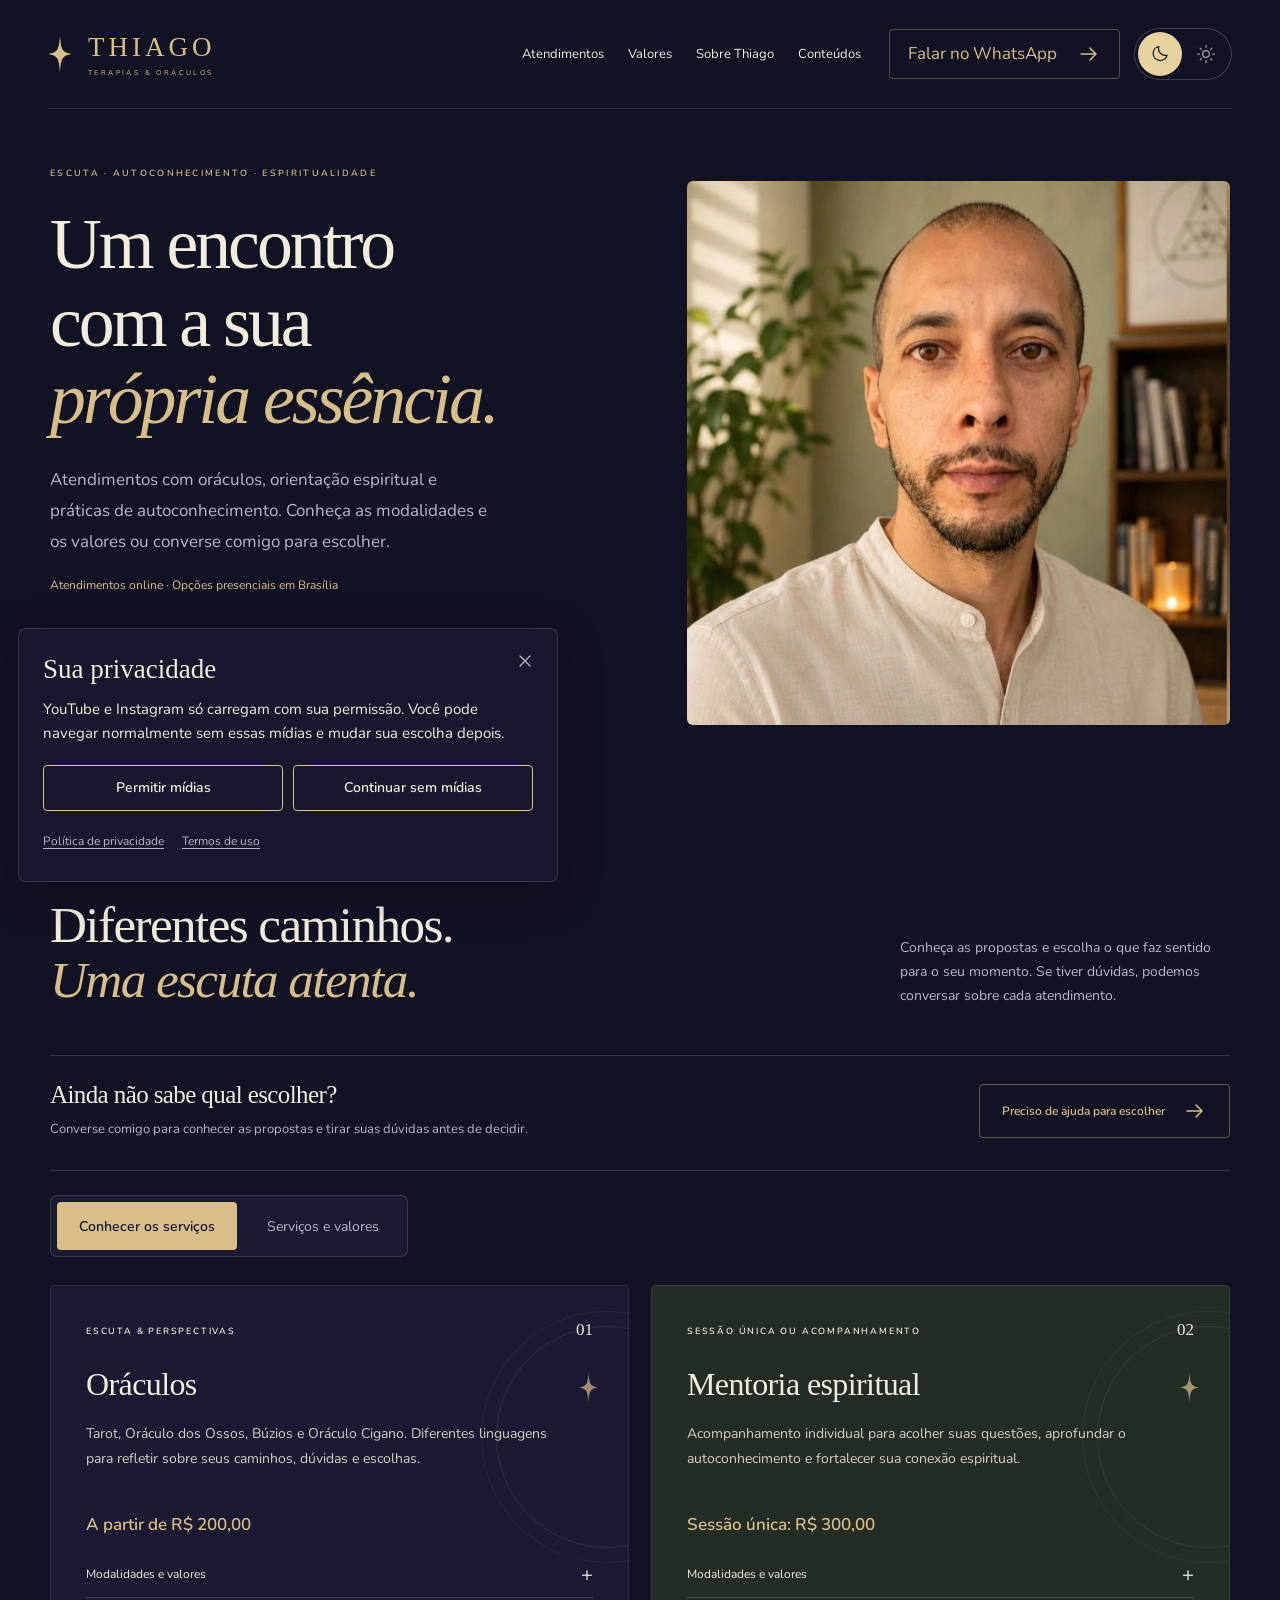
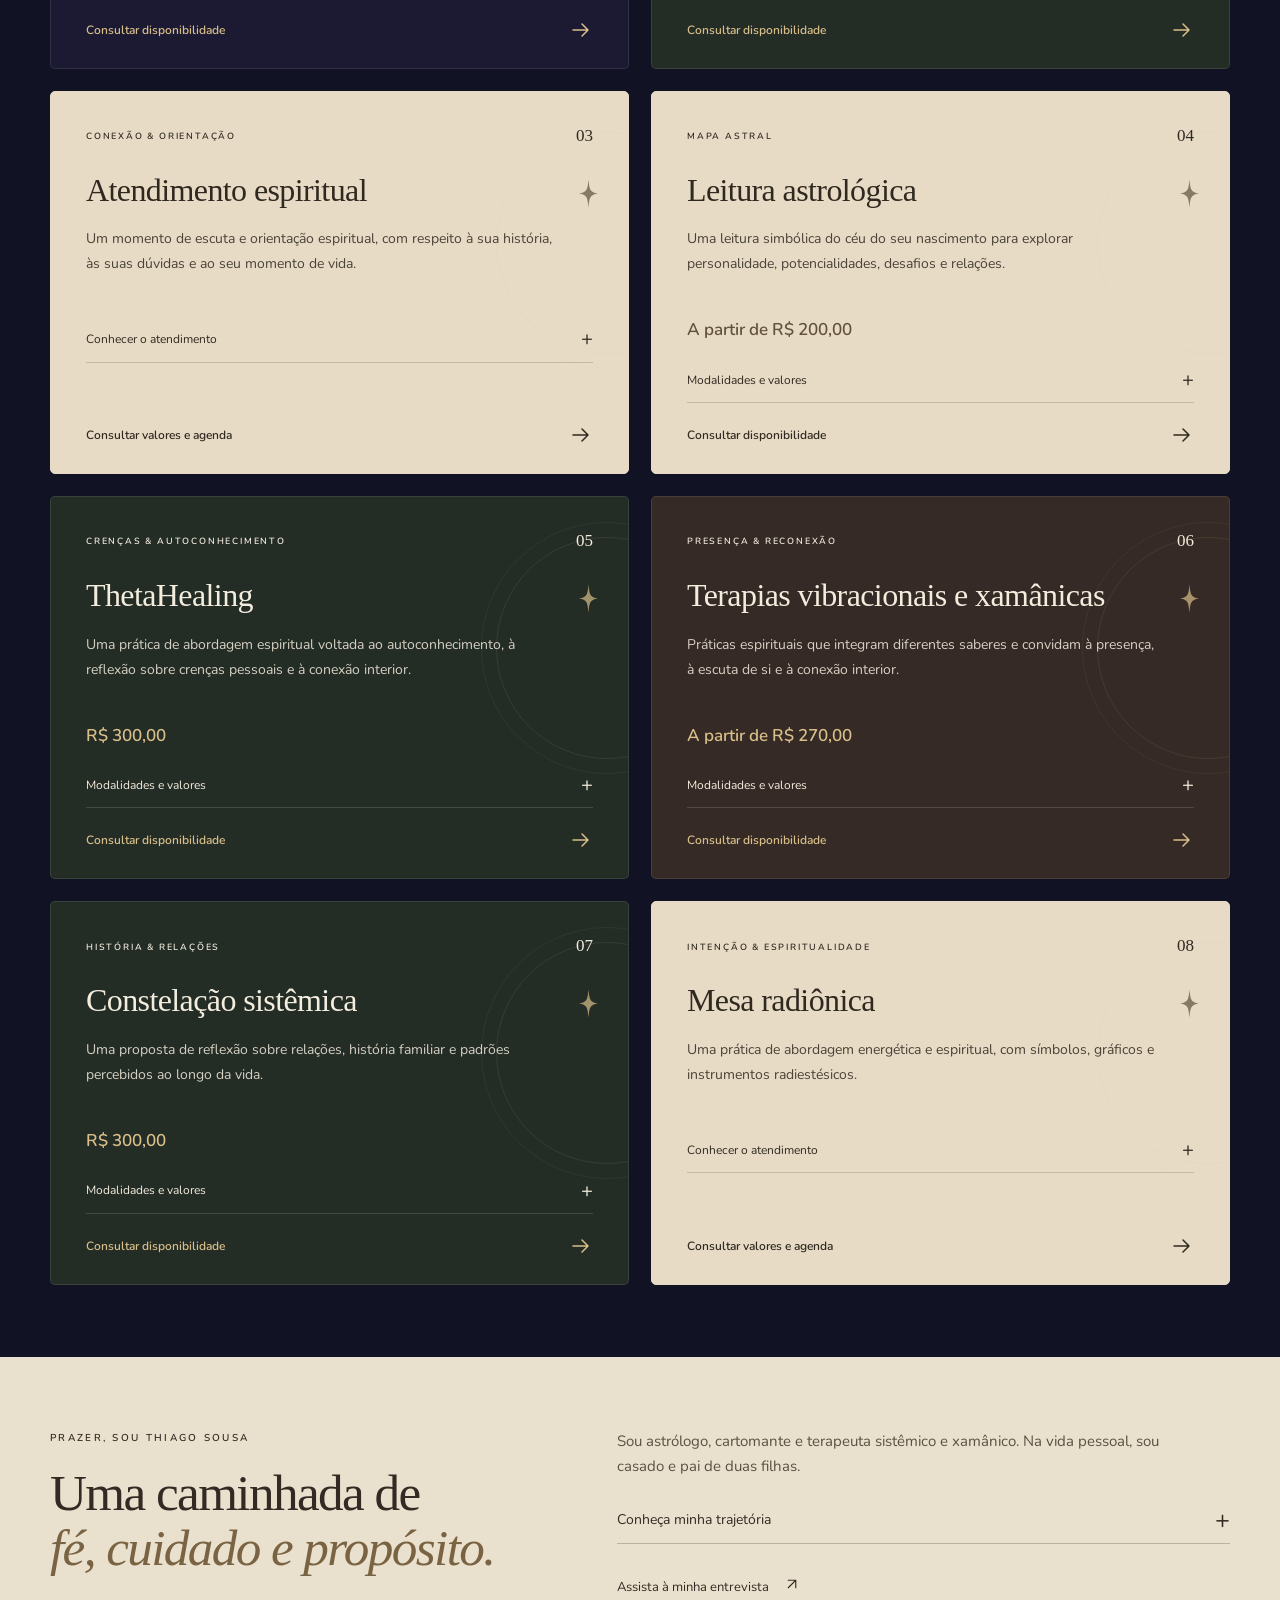
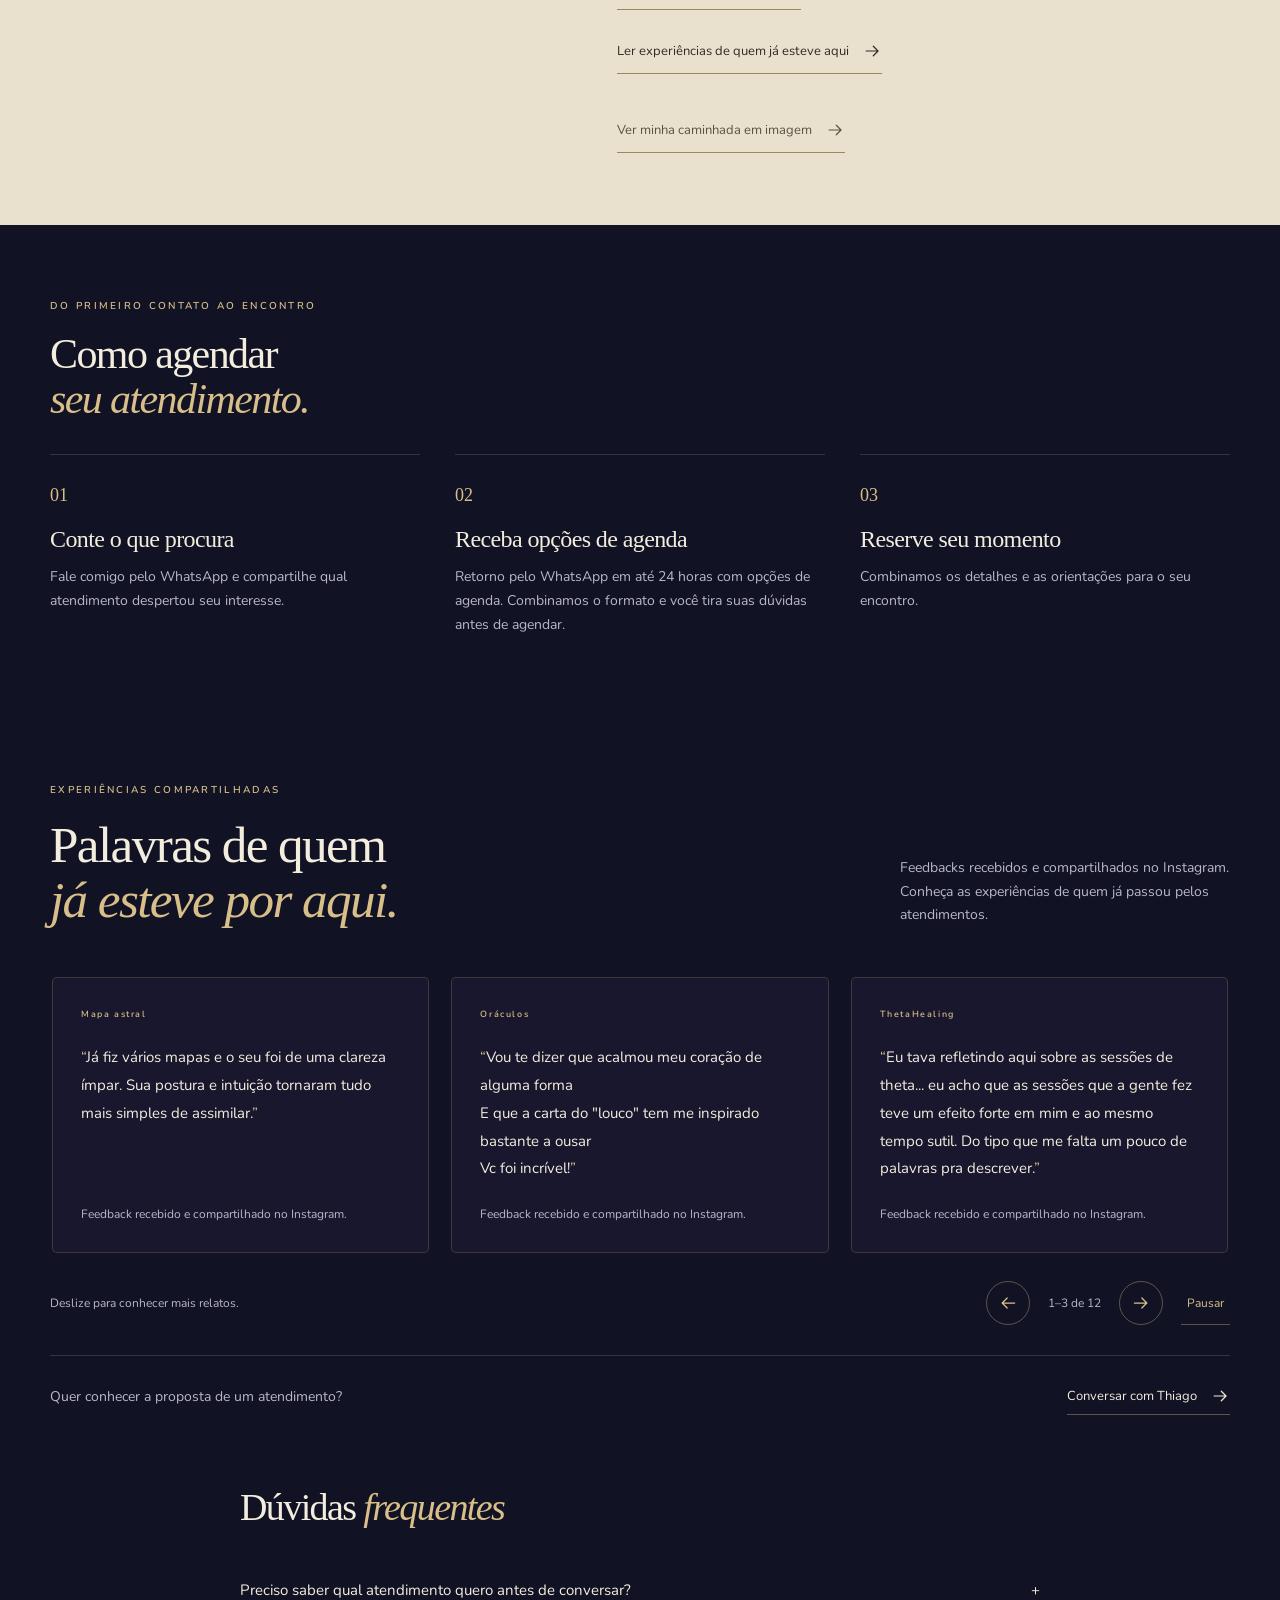
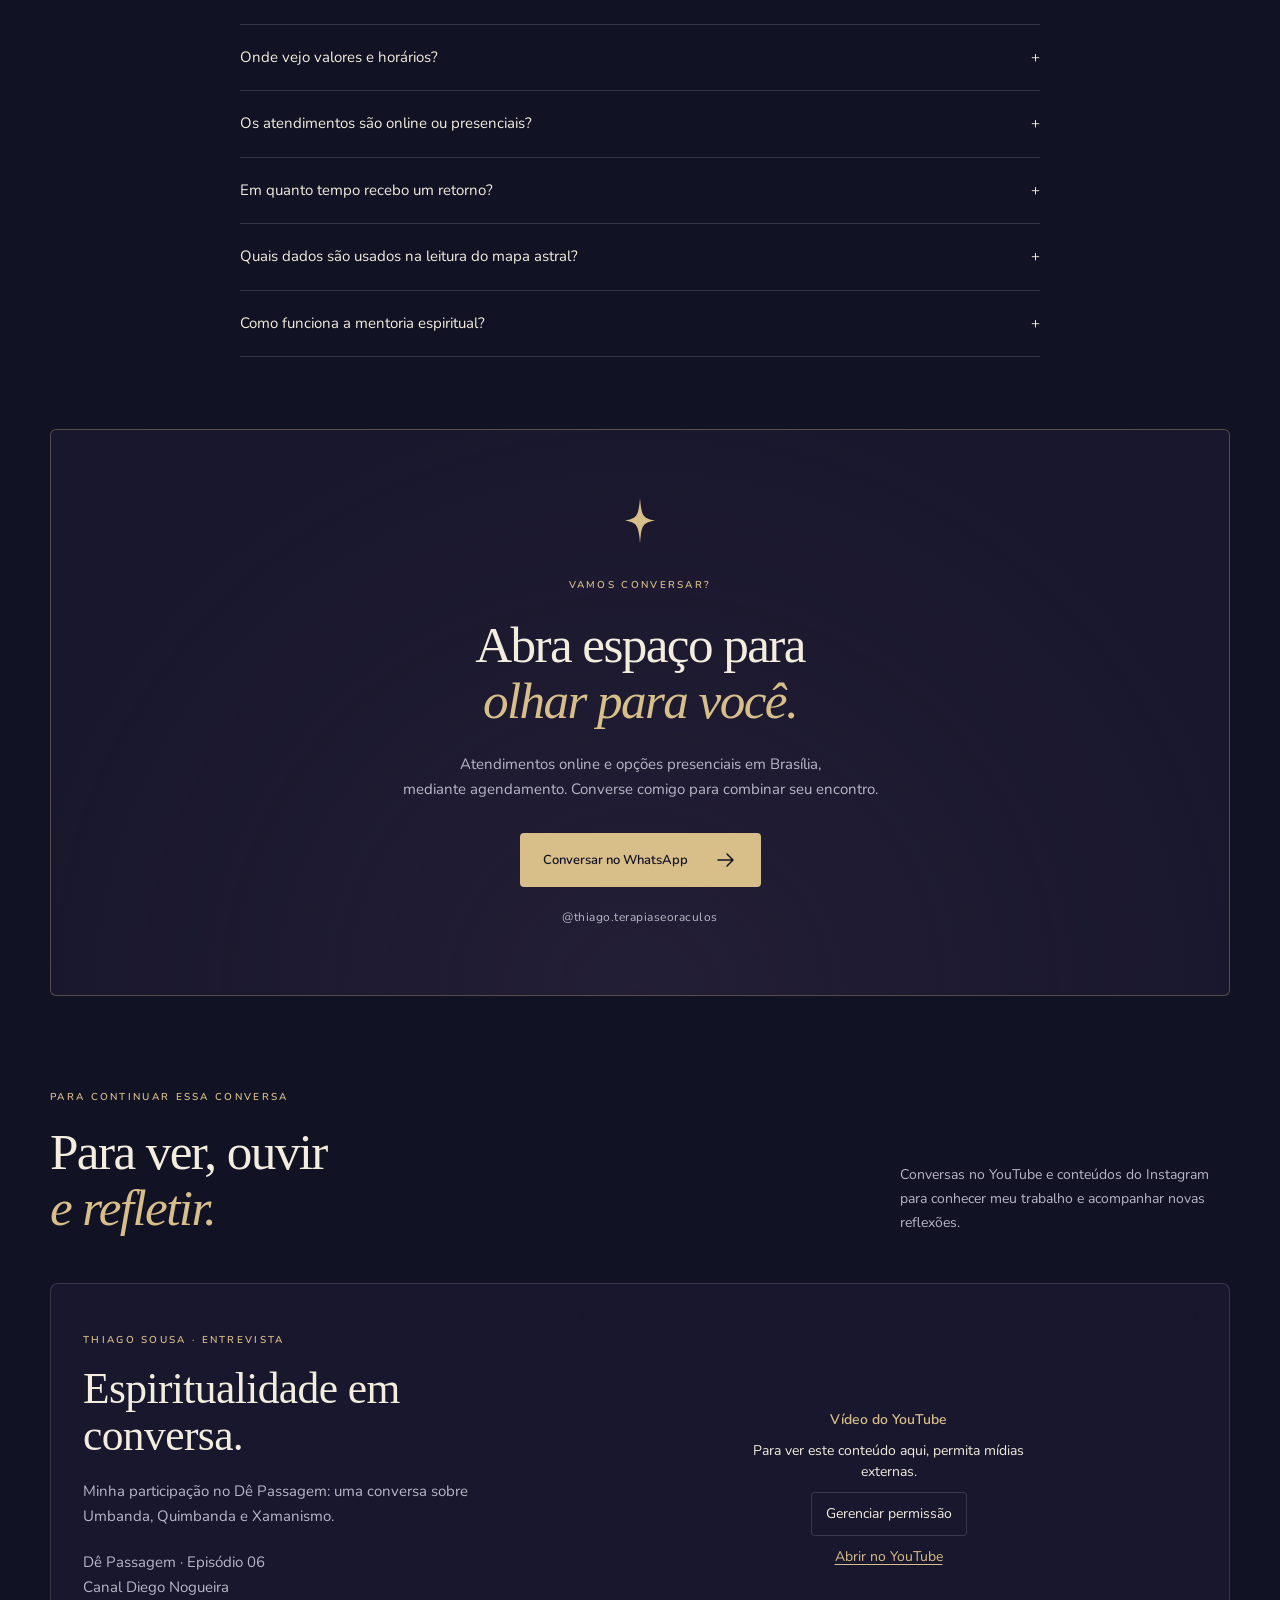
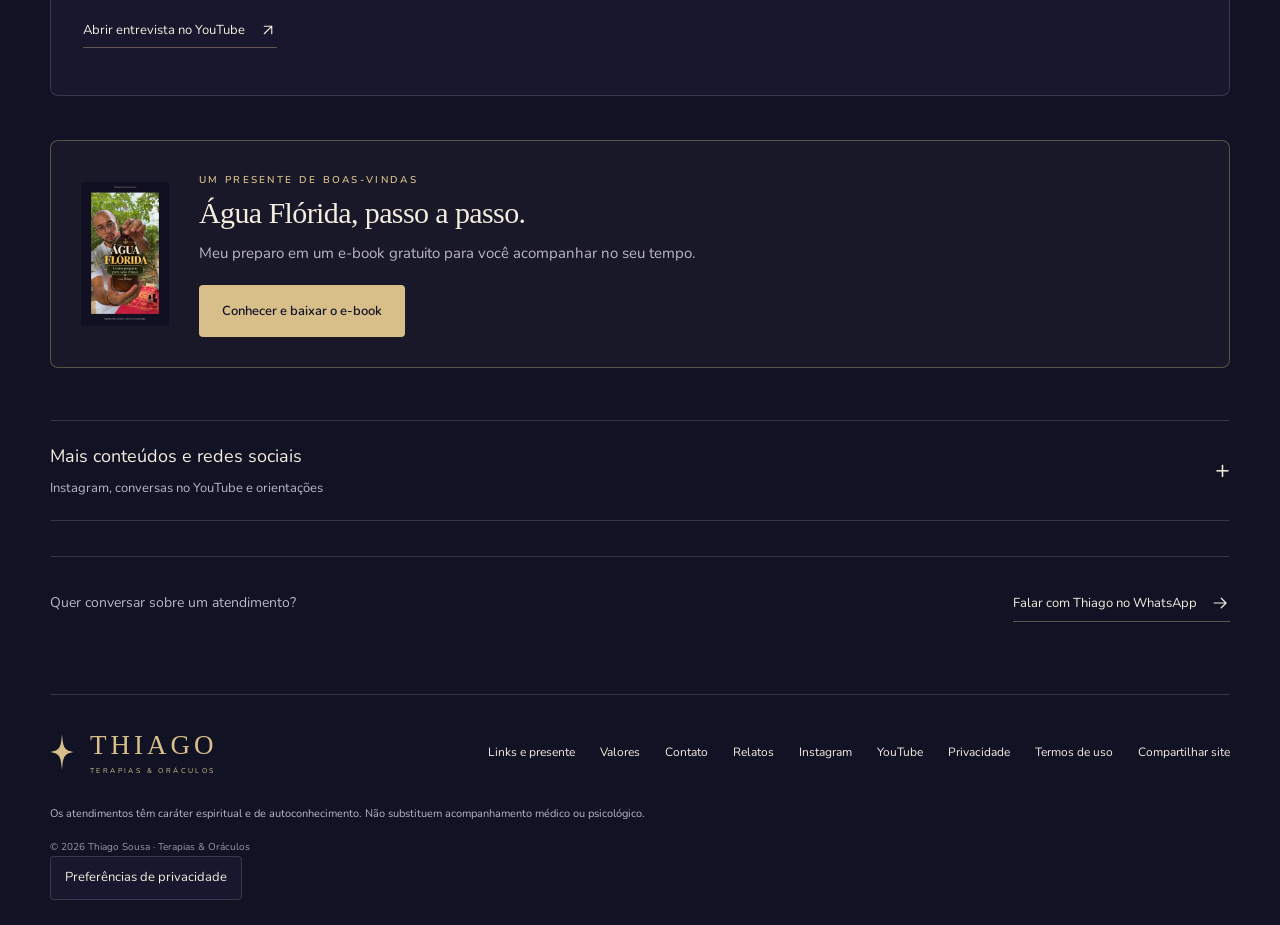
<file: index.html>
<!doctype html>
<html lang="pt-BR"><head><meta charset="utf-8"><meta name="viewport" content="width=device-width, initial-scale=1"><title>Thiago Sousa · Terapias & Oráculos</title>
<meta name="description" content="Conheça os atendimentos de Thiago Sousa: oráculos, mentoria espiritual, mapa astral e práticas de autoconhecimento. Informações e agenda pelo WhatsApp.">
<meta name="theme-color" content="#121225"><link rel="canonical" href="https://thiagoterapiaseoraculos.github.io/meus-servicos/">
<meta property="og:type" content="website"><meta property="og:title" content="Thiago Sousa · Terapias & Oráculos"><meta property="og:description" content="Um espaço de escuta, autoconhecimento e conexão espiritual. Conheça os atendimentos e converse com Thiago."><meta property="og:locale" content="pt_BR"><meta property="og:url" content="https://thiagoterapiaseoraculos.github.io/meus-servicos/"><meta property="og:image" content="https://thiagoterapiaseoraculos.github.io/meus-servicos/assets/images/perfil/thiago-site-compartilhamento.jpg"><meta property="og:image:width" content="1200"><meta property="og:image:height" content="630"><meta property="og:image:type" content="image/jpeg"><meta property="og:image:alt" content="Thiago Sousa · Terapias & Oráculos. Escuta, autoconhecimento e espiritualidade.">
<meta property="og:site_name" content="Thiago Sousa · Terapias & Oráculos"><meta name="twitter:card" content="summary_large_image"><meta name="twitter:title" content="Thiago Sousa · Terapias & Oráculos"><meta name="twitter:description" content="Conheça os atendimentos e converse com Thiago."><meta name="twitter:image" content="https://thiagoterapiaseoraculos.github.io/meus-servicos/assets/images/perfil/thiago-site-compartilhamento.jpg"><meta name="twitter:image:alt" content="Thiago Sousa · Terapias & Oráculos. Escuta, autoconhecimento e espiritualidade.">
<link rel="icon" href="assets/images/marca/estrela.svg" type="image/svg+xml"><link rel="manifest" href="manifest.json"><script src="assets/js/tema.js?v=20261101-lote1"></script><link rel="stylesheet" href="assets/css/site.css?v=20261101-lote1"><script src="assets/js/site.js?v=20261101-lote1" defer></script>
<script type="application/ld+json">{"@context": "https://schema.org", "@type": "Person", "name": "Thiago Sousa", "url": "https://thiagoterapiaseoraculos.github.io/meus-servicos/", "sameAs": ["https://www.instagram.com/thiago.terapiaseoraculos", "https://www.youtube.com/@thiagocaprino5149"]}</script><link rel="icon" type="image/png" sizes="32x32" href="assets/images/marca/favicon-32.png"><link rel="icon" type="image/png" sizes="16x16" href="assets/images/marca/favicon-16.png"><link rel="apple-touch-icon" sizes="180x180" href="assets/images/marca/apple-touch-icon.png"><link rel="stylesheet" href="assets/css/privacidade.css?v=20261101-privacidade2"><script src="assets/js/privacidade.js?v=20261101-privacidade2" defer></script><link rel="stylesheet" href="assets/css/tema.css?v=20261101-lote1"></head>
<body class="site-page"><a class="skip" href="#conteudo">Pular para o conteúdo</a><header class="site-header"><a class="wordmark" href="#inicio" aria-label="Thiago Terapias e Oráculos, início"><svg class="star" viewBox="0 0 40 60" aria-hidden="true"><path d="M20 0C18 24 16 27 0 30c16 3 18 6 20 30 2-24 4-27 20-30C24 27 22 24 20 0Z" fill="currentColor"/></svg><span>THIAGO<small>TERAPIAS & ORÁCULOS</small></span></a><nav aria-label="Navegação principal"><a href="#atendimentos">Atendimentos</a><a href="#valores" class="values-nav">Valores</a><a href="#sobre">Sobre Thiago</a><a href="#conteudos">Conteúdos</a></nav><div class="header-tools"><a href="https://wa.me/5561996540065?text=Ol%C3%A1%2C%20Thiago%21%20Gostaria%20de%20informa%C3%A7%C3%B5es%20sobre%20seus%20atendimentos%20e%20como%20agendar." class="nav-contact" target="_blank" rel="noopener noreferrer" aria-label="Conversar com Thiago no WhatsApp">Falar no WhatsApp <svg viewBox="0 0 24 24" aria-hidden="true"><path d="M4 12h15m-6-6 6 6-6 6"/></svg></a><div class="site-theme-switch" role="radiogroup" aria-label="Aparência do site"><button aria-label="Tema escuro" type="button" role="radio" aria-checked="true" tabindex="0" data-theme-choice="escuro"><svg viewBox="0 0 24 24" aria-hidden="true"><path d="M20.5 13.5A8.5 8.5 0 0 1 10.5 3a8.5 8.5 0 1 0 10 10.5Z"/></svg></button><button aria-label="Tema claro" type="button" role="radio" aria-checked="false" tabindex="-1" data-theme-choice="claro"><svg viewBox="0 0 24 24" aria-hidden="true"><circle cx="12" cy="12" r="4"/><path d="M12 2v2m0 16v2M2 12h2m16 0h2M5 5l1.4 1.4m11.2 11.2L19 19M5 19l1.4-1.4M17.6 6.4 19 5"/></svg></button></div></div></header>
<main id="conteudo">
<section class="hero wrap" id="inicio"><div class="hero-copy"><p class="eyebrow">ESCUTA · AUTOCONHECIMENTO · ESPIRITUALIDADE</p><h1>Um encontro<br>com a sua<br><em>própria essência.</em></h1><p class="hero-description">Atendimentos com oráculos, orientação espiritual e práticas de autoconhecimento. Conheça as modalidades e os valores ou converse comigo para escolher.</p><p class="hero-availability">Atendimentos online · Opções presenciais em Brasília</p><div class="hero-actions"><a class="button primary" href="https://wa.me/5561996540065?text=Ol%C3%A1%2C%20Thiago%21%20Gostaria%20de%20informa%C3%A7%C3%B5es%20sobre%20seus%20atendimentos%20e%20como%20agendar." target="_blank" rel="noopener noreferrer">Conversar no WhatsApp <svg viewBox="0 0 24 24" aria-hidden="true"><path d="M4 12h15m-6-6 6 6-6 6"/></svg></a><a class="text-link" href="links/#presente">Meu e-book gratuito <span aria-hidden="true"><svg viewBox="0 0 24 24" aria-hidden="true"><path d="M7 17 17 7M7 7h10v10"/></svg></span></a><a class="text-link" href="#atendimentos">Ver atendimentos <svg viewBox="0 0 24 24" aria-hidden="true"><path d="M4 12h15m-6-6 6 6-6 6"/></svg></a></div><p class="signature">Thiago Sousa <span>Terapias & Oráculos</span></p></div><div class="hero-visual"><div class="portrait"><img src="assets/images/perfil/thiago-retrato-links.webp" alt="Retrato de Thiago Sousa com camisa clara" width="640" height="641" fetchpriority="high"></div></div></section>
<section class="offerings wrap section" id="atendimentos"><div class="section-heading"><div><p class="eyebrow">COMO POSSO ACOMPANHAR VOCÊ</p><h2>Diferentes caminhos.<br><em>Uma escuta atenta.</em></h2></div><p>Conheça as propostas e escolha o que faz sentido para o seu momento. Se tiver dúvidas, podemos conversar sobre cada atendimento.</p></div><div class="choice-help"><div><h3>Ainda não sabe qual escolher?</h3><p>Converse comigo para conhecer as propostas e tirar suas dúvidas antes de decidir.</p></div><a class="button choice-button" href="https://wa.me/5561996540065?text=Ol%C3%A1%2C%20Thiago%21%20Ainda%20n%C3%A3o%20sei%20qual%20atendimento%20escolher.%20Gostaria%20de%20conhecer%20as%20propostas%20e%20tirar%20algumas%20d%C3%BAvidas." target="_blank" rel="noopener noreferrer">Preciso de ajuda para escolher <svg viewBox="0 0 24 24" aria-hidden="true"><path d="M4 12h15m-6-6 6 6-6 6"/></svg></a></div><div class="offerings-tabs" role="tablist" aria-label="Explorar atendimentos" hidden><button type="button" id="tab-services" role="tab" aria-selected="true" aria-controls="services-panel">Conhecer os serviços</button><button type="button" id="tab-values" role="tab" aria-selected="false" aria-controls="valores" tabindex="-1">Serviços e valores</button></div><div class="service-grid" id="services-panel" role="tabpanel" aria-labelledby="tab-services"><article class="service violet" id="oraculos"><div class="card-top"><span class="eyebrow">ESCUTA & PERSPECTIVAS</span><span class="card-number">01</span></div><svg class="star" viewBox="0 0 40 60" aria-hidden="true"><path d="M20 0C18 24 16 27 0 30c16 3 18 6 20 30 2-24 4-27 20-30C24 27 22 24 20 0Z" fill="currentColor"/></svg><h3>Oráculos</h3><p>Tarot, Oráculo dos Ossos, Búzios e Oráculo Cigano. Diferentes linguagens para refletir sobre seus caminhos, dúvidas e escolhas.</p><div class="service-price">A partir de R$ 200,00</div><details><summary>Modalidades e valores <span aria-hidden="true">+</span></summary><div class="service-more"><p>Cada oráculo tem sua própria linguagem simbólica. O encontro é um convite à escuta e à reflexão sobre o que você está vivendo, com espaço para suas perguntas e novas perspectivas.</p><dl class="price-list" aria-label="Modalidades e valores"><div><dt>Áudio e foto · até 7 perguntas</dt><dd>R$ 200,00</dd></div><div><dt>Online ao vivo</dt><dd>R$ 250,00</dd></div><div><dt>Presencial</dt><dd>R$ 300,00</dd></div></dl><p class="price-note">Valores para Tarot e Búzios. Para os demais oráculos, consulte pelo WhatsApp.</p><button class="art-open" type="button" data-art="assets/images/atendimentos/oraculos-arte.webp" data-title="Oráculos" data-wide="false">Ver apresentação visual <svg viewBox="0 0 24 24" aria-hidden="true"><path d="M4 12h15m-6-6 6 6-6 6"/></svg></button></div></details><a class="service-contact" href="https://wa.me/5561996540065?text=Ol%C3%A1%2C%20Thiago%21%20Gostaria%20de%20saber%20mais%20sobre%20Or%C3%A1culos." target="_blank" rel="noopener noreferrer">Consultar disponibilidade <svg viewBox="0 0 24 24" aria-hidden="true"><path d="M4 12h15m-6-6 6 6-6 6"/></svg></a></article><article class="service green" id="mentoria"><div class="card-top"><span class="eyebrow">SESSÃO ÚNICA OU ACOMPANHAMENTO</span><span class="card-number">02</span></div><svg class="star" viewBox="0 0 40 60" aria-hidden="true"><path d="M20 0C18 24 16 27 0 30c16 3 18 6 20 30 2-24 4-27 20-30C24 27 22 24 20 0Z" fill="currentColor"/></svg><h3>Mentoria espiritual</h3><p>Acompanhamento individual para acolher suas questões, aprofundar o autoconhecimento e fortalecer sua conexão espiritual.</p><div class="service-price">Sessão única: R$ 300,00</div><details><summary>Modalidades e valores <span aria-hidden="true">+</span></summary><div class="service-more"><p>Você pode começar com uma sessão única experimental ou escolher o acompanhamento em quatro encontros. No acompanhamento, integramos diferentes ferramentas de acordo com seu momento, suas necessidades e o que faz sentido para sua jornada. Um espaço para compreender seus processos e caminhar com mais consciência.</p><dl class="price-list" aria-label="Modalidades e valores"><div><dt>Sessão única experimental</dt><dd>R$ 300,00</dd></div><div><dt>4 sessões · remota</dt><dd><strong>R$ 1.100,00</strong><small class="package-rate">Equivale a R$ 275,00<br>por sessão</small></dd></div><div><dt>4 sessões · presencial</dt><dd><strong>R$ 1.200,00</strong><small class="package-rate">Equivale a R$ 300,00<br>por sessão</small></dd></div></dl><p class="price-note">O valor em destaque é o total das quatro sessões. O equivalente por sessão é apenas uma referência do pacote.</p><button class="art-open" type="button" data-art="assets/images/atendimentos/mentoria-arte.webp" data-title="Mentoria espiritual" data-wide="false">Ver apresentação visual <svg viewBox="0 0 24 24" aria-hidden="true"><path d="M4 12h15m-6-6 6 6-6 6"/></svg></button></div></details><a class="service-contact" href="https://wa.me/5561996540065?text=Ol%C3%A1%2C%20Thiago%21%20Gostaria%20de%20saber%20mais%20sobre%20Mentoria%20espiritual." target="_blank" rel="noopener noreferrer">Consultar disponibilidade <svg viewBox="0 0 24 24" aria-hidden="true"><path d="M4 12h15m-6-6 6 6-6 6"/></svg></a></article><article class="service sand" id="espiritual"><div class="card-top"><span class="eyebrow">CONEXÃO & ORIENTAÇÃO</span><span class="card-number">03</span></div><svg class="star" viewBox="0 0 40 60" aria-hidden="true"><path d="M20 0C18 24 16 27 0 30c16 3 18 6 20 30 2-24 4-27 20-30C24 27 22 24 20 0Z" fill="currentColor"/></svg><h3>Atendimento espiritual</h3><p>Um momento de escuta e orientação espiritual, com respeito à sua história, às suas dúvidas e ao seu momento de vida.</p><details><summary>Conhecer o atendimento <span aria-hidden="true">+</span></summary><div class="service-more"><p>Compartilhe suas questões, busque aconselhamento e receba direcionamentos para refletir sobre seus caminhos, desafios e escolhas.</p><button class="art-open" type="button" data-art="assets/images/atendimentos/espiritual-arte.webp" data-title="Atendimento espiritual" data-wide="false">Ver apresentação visual <svg viewBox="0 0 24 24" aria-hidden="true"><path d="M4 12h15m-6-6 6 6-6 6"/></svg></button></div></details><a class="service-contact" href="https://wa.me/5561996540065?text=Ol%C3%A1%2C%20Thiago%21%20Gostaria%20de%20saber%20mais%20sobre%20Atendimento%20espiritual." target="_blank" rel="noopener noreferrer">Consultar valores e agenda <svg viewBox="0 0 24 24" aria-hidden="true"><path d="M4 12h15m-6-6 6 6-6 6"/></svg></a></article><article class="service sand" id="astrologia"><div class="card-top"><span class="eyebrow">MAPA ASTRAL</span><span class="card-number">04</span></div><svg class="star" viewBox="0 0 40 60" aria-hidden="true"><path d="M20 0C18 24 16 27 0 30c16 3 18 6 20 30 2-24 4-27 20-30C24 27 22 24 20 0Z" fill="currentColor"/></svg><h3>Leitura astrológica</h3><p>Uma leitura simbólica do céu do seu nascimento para explorar personalidade, potencialidades, desafios e relações.</p><div class="service-price">A partir de R$ 200,00</div><details><summary>Modalidades e valores <span aria-hidden="true">+</span></summary><div class="service-more"><p>A leitura é personalizada a partir da sua data, horário e local de nascimento. O mapa oferece uma linguagem simbólica para refletir sobre sua forma de ser, seus relacionamentos e temas como família e trabalho. Sol, Lua e Ascendente ajudam a apresentar diferentes aspectos dessa leitura.</p><dl class="price-list" aria-label="Modalidades e valores"><div><dt>Mapa astral simples · fotos e áudio</dt><dd>R$ 200,00</dd></div><div><dt>Online ao vivo</dt><dd>R$ 250,00</dd></div><div><dt>Presencial</dt><dd>R$ 300,00</dd></div></dl><button class="art-open" type="button" data-art="assets/images/atendimentos/astrologia-arte.webp" data-title="Leitura astrológica" data-wide="false">Ver apresentação visual <svg viewBox="0 0 24 24" aria-hidden="true"><path d="M4 12h15m-6-6 6 6-6 6"/></svg></button></div></details><a class="service-contact" href="https://wa.me/5561996540065?text=Ol%C3%A1%2C%20Thiago%21%20Gostaria%20de%20saber%20mais%20sobre%20Leitura%20astrol%C3%B3gica." target="_blank" rel="noopener noreferrer">Consultar disponibilidade <svg viewBox="0 0 24 24" aria-hidden="true"><path d="M4 12h15m-6-6 6 6-6 6"/></svg></a></article><article class="service green" id="thetahealing"><div class="card-top"><span class="eyebrow">CRENÇAS & AUTOCONHECIMENTO</span><span class="card-number">05</span></div><svg class="star" viewBox="0 0 40 60" aria-hidden="true"><path d="M20 0C18 24 16 27 0 30c16 3 18 6 20 30 2-24 4-27 20-30C24 27 22 24 20 0Z" fill="currentColor"/></svg><h3>ThetaHealing</h3><p>Uma prática de abordagem espiritual voltada ao autoconhecimento, à reflexão sobre crenças pessoais e à conexão interior.</p><div class="service-price">R$ 300,00</div><details><summary>Modalidades e valores <span aria-hidden="true">+</span></summary><div class="service-more"><p>O encontro tem uma abordagem espiritual, com reflexão sobre crenças pessoais, conexão com sua essência e autoconhecimento. A proposta é abrir espaço para observar suas questões e considerar novas possibilidades, respeitando sua história e seu momento.</p><dl class="price-list" aria-label="Modalidades e valores"><div><dt>Sessão individual</dt><dd>R$ 300,00</dd></div></dl><button class="art-open" type="button" data-art="assets/images/atendimentos/thetahealing-arte.webp" data-title="ThetaHealing" data-wide="false">Ver apresentação visual <svg viewBox="0 0 24 24" aria-hidden="true"><path d="M4 12h15m-6-6 6 6-6 6"/></svg></button></div></details><a class="service-contact" href="https://wa.me/5561996540065?text=Ol%C3%A1%2C%20Thiago%21%20Gostaria%20de%20saber%20mais%20sobre%20ThetaHealing." target="_blank" rel="noopener noreferrer">Consultar disponibilidade <svg viewBox="0 0 24 24" aria-hidden="true"><path d="M4 12h15m-6-6 6 6-6 6"/></svg></a></article><article class="service earth" id="terapias"><div class="card-top"><span class="eyebrow">PRESENÇA & RECONEXÃO</span><span class="card-number">06</span></div><svg class="star" viewBox="0 0 40 60" aria-hidden="true"><path d="M20 0C18 24 16 27 0 30c16 3 18 6 20 30 2-24 4-27 20-30C24 27 22 24 20 0Z" fill="currentColor"/></svg><h3>Terapias vibracionais e xamânicas</h3><p>Práticas espirituais que integram diferentes saberes e convidam à presença, à escuta de si e à conexão interior.</p><div class="service-price">A partir de R$ 270,00</div><details><summary>Modalidades e valores <span aria-hidden="true">+</span></summary><div class="service-more"><p>Cada experiência é um momento de acolhimento e reflexão, com técnicas e práticas inspiradas em tradições ancestrais. Converse para conhecer a proposta e as ferramentas utilizadas no atendimento.</p><dl class="price-list" aria-label="Modalidades e valores"><div><dt>Sessão única · online</dt><dd>R$ 270,00</dd></div><div><dt>Sessão única · presencial</dt><dd>R$ 320,00</dd></div></dl><button class="art-open" type="button" data-art="assets/images/atendimentos/terapias-arte.webp" data-title="Terapias vibracionais e xamânicas" data-wide="false">Ver apresentação visual <svg viewBox="0 0 24 24" aria-hidden="true"><path d="M4 12h15m-6-6 6 6-6 6"/></svg></button></div></details><a class="service-contact" href="https://wa.me/5561996540065?text=Ol%C3%A1%2C%20Thiago%21%20Gostaria%20de%20saber%20mais%20sobre%20Terapias%20vibracionais%20e%20xam%C3%A2nicas." target="_blank" rel="noopener noreferrer">Consultar disponibilidade <svg viewBox="0 0 24 24" aria-hidden="true"><path d="M4 12h15m-6-6 6 6-6 6"/></svg></a></article><article class="service green" id="constelacao"><div class="card-top"><span class="eyebrow">HISTÓRIA & RELAÇÕES</span><span class="card-number">07</span></div><svg class="star" viewBox="0 0 40 60" aria-hidden="true"><path d="M20 0C18 24 16 27 0 30c16 3 18 6 20 30 2-24 4-27 20-30C24 27 22 24 20 0Z" fill="currentColor"/></svg><h3>Constelação sistêmica</h3><p>Uma proposta de reflexão sobre relações, história familiar e padrões percebidos ao longo da vida.</p><div class="service-price">R$ 300,00</div><details><summary>Modalidades e valores <span aria-hidden="true">+</span></summary><div class="service-more"><p>O encontro convida a observar narrativas e vínculos pessoais e a considerar diferentes perspectivas sobre suas escolhas e sua forma de se posicionar no mundo.</p><dl class="price-list" aria-label="Modalidades e valores"><div><dt>Online ou presencial</dt><dd>R$ 300,00</dd></div></dl><button class="art-open" type="button" data-art="assets/images/atendimentos/constelacao-arte.webp" data-title="Constelação sistêmica" data-wide="false">Ver apresentação visual <svg viewBox="0 0 24 24" aria-hidden="true"><path d="M4 12h15m-6-6 6 6-6 6"/></svg></button></div></details><a class="service-contact" href="https://wa.me/5561996540065?text=Ol%C3%A1%2C%20Thiago%21%20Gostaria%20de%20saber%20mais%20sobre%20Constela%C3%A7%C3%A3o%20sist%C3%AAmica." target="_blank" rel="noopener noreferrer">Consultar disponibilidade <svg viewBox="0 0 24 24" aria-hidden="true"><path d="M4 12h15m-6-6 6 6-6 6"/></svg></a></article><article class="service sand" id="mesa"><div class="card-top"><span class="eyebrow">INTENÇÃO & ESPIRITUALIDADE</span><span class="card-number">08</span></div><svg class="star" viewBox="0 0 40 60" aria-hidden="true"><path d="M20 0C18 24 16 27 0 30c16 3 18 6 20 30 2-24 4-27 20-30C24 27 22 24 20 0Z" fill="currentColor"/></svg><h3>Mesa radiônica</h3><p>Uma prática de abordagem energética e espiritual, com símbolos, gráficos e instrumentos radiestésicos.</p><details><summary>Conhecer o atendimento <span aria-hidden="true">+</span></summary><div class="service-more"><p>O trabalho é direcionado às suas intenções e às questões que deseja trazer para o encontro, dentro de uma perspectiva espiritual e simbólica.</p><button class="art-open" type="button" data-art="assets/images/atendimentos/mesa-arte.webp" data-title="Mesa radiônica" data-wide="true">Ver apresentação visual <svg viewBox="0 0 24 24" aria-hidden="true"><path d="M4 12h15m-6-6 6 6-6 6"/></svg></button></div></details><a class="service-contact" href="https://wa.me/5561996540065?text=Ol%C3%A1%2C%20Thiago%21%20Gostaria%20de%20saber%20mais%20sobre%20Mesa%20radi%C3%B4nica." target="_blank" rel="noopener noreferrer">Consultar valores e agenda <svg viewBox="0 0 24 24" aria-hidden="true"><path d="M4 12h15m-6-6 6 6-6 6"/></svg></a></article></div><section id="valores" class="price-catalog" role="tabpanel" aria-labelledby="tab-values" tabindex="0" hidden><div class="catalog-intro"><h3>Serviços e valores</h3><p>Compare as modalidades e escolha como prefere ser atendido. Os encontros presenciais em Brasília são combinados por agendamento.</p></div><div class="catalog-grid"></div><p class="catalog-footnote">Nos pacotes, o valor em destaque é o total das quatro sessões. Confirme a disponibilidade e as condições de pagamento antes de agendar.</p></section></section>
<section class="about section" id="sobre"><div class="wrap about-inner"><div class="about-heading"><p class="eyebrow">PRAZER, SOU THIAGO SOUSA</p><h2>Uma caminhada de<br><em>fé, cuidado e propósito.</em></h2></div><div class="about-copy"><p>Sou astrólogo, cartomante e terapeuta sistêmico e xamânico. Na vida pessoal, sou casado e pai de duas filhas.</p><details class="about-story"><summary>Conheça minha trajetória <span aria-hidden="true">+</span></summary><div><p>Há 20 anos, minha caminhada é atravessada pela espiritualidade, pela escuta e pelo compromisso com o cuidado.</p><p>Sou pai de santo e dirigente da Casa de Umbanda Luz de Oxalá. Essa trajetória faz parte da minha história e fortalece meu compromisso com o acolhimento, o respeito e a conexão espiritual.</p><p>Meu trabalho reúne oráculos, orientação espiritual e práticas holísticas de autoconhecimento. Cada história é única: o ponto de partida é o seu momento e o que você deseja compreender.</p></div></details><a class="text-link about-interview-link" href="#entrevista">Assista à minha entrevista <span aria-hidden="true"><svg viewBox="0 0 24 24" aria-hidden="true"><path d="M7 17 17 7M7 7h10v10"/></svg></span></a><a class="text-link" href="#relatos">Ler experiências de quem já esteve aqui <svg viewBox="0 0 24 24" aria-hidden="true"><path d="M4 12h15m-6-6 6 6-6 6"/></svg></a><div class="about-art-action"><button class="text-link about-art-link" type="button" data-art="assets/images/perfil/caminhada-espiritual.jpg" data-title="Uma caminhada de fé, cuidado e propósito" data-wide="false">Ver minha caminhada em imagem <svg viewBox="0 0 24 24" aria-hidden="true"><path d="M4 12h15m-6-6 6 6-6 6"/></svg></button></div></div></div></section>
<section class="steps steps-intro wrap section" id="como-funciona"><p class="eyebrow">DO PRIMEIRO CONTATO AO ENCONTRO</p><h2>Como agendar<br><em>seu atendimento.</em></h2><ol><li><span>01</span><h3>Conte o que procura</h3><p>Fale comigo pelo WhatsApp e compartilhe qual atendimento despertou seu interesse.</p></li><li><span>02</span><h3>Receba opções de agenda</h3><p>Retorno pelo WhatsApp em até 24 horas com opções de agenda. Combinamos o formato e você tira suas dúvidas antes de agendar.</p></li><li><span>03</span><h3>Reserve seu momento</h3><p>Combinamos os detalhes e as orientações para o seu encontro.</p></li></ol></section>
<section class="testimonials wrap section" id="relatos" aria-labelledby="relatos-title"><div class="section-heading"><div><p class="eyebrow">EXPERIÊNCIAS COMPARTILHADAS</p><h2 id="relatos-title">Palavras de quem<br><em>já esteve por aqui.</em></h2></div><p>Feedbacks recebidos e compartilhados no Instagram. Conheça as experiências de quem já passou pelos atendimentos.</p></div><div class="testimonial-carousel" role="region" aria-roledescription="carrossel" aria-label="Feedbacks recebidos"><div class="testimonial-track" id="feedback-track" role="group" tabindex="0" aria-label="Feedbacks. Deslize ou use as setas para navegar."><figure class="testimonial" data-source-page="31"><p class="eyebrow">Mapa astral</p><blockquote><p>Já fiz vários mapas e o seu foi de uma clareza ímpar. Sua postura e intuição tornaram tudo mais simples de assimilar.</p></blockquote><figcaption>Feedback recebido e compartilhado no Instagram.</figcaption></figure><figure class="testimonial" data-source-page="24"><p class="eyebrow">Oráculos</p><blockquote><p>Vou te dizer que acalmou meu coração de alguma forma<br>E que a carta do &quot;louco&quot; tem me inspirado bastante a ousar<br>Vc foi incrível!</p></blockquote><figcaption>Feedback recebido e compartilhado no Instagram.</figcaption></figure><figure class="testimonial" data-source-page="9"><p class="eyebrow">ThetaHealing</p><blockquote><p>Eu tava refletindo aqui sobre as sessões de theta... eu acho que as sessões que a gente fez teve um efeito forte em mim e ao mesmo tempo sutil. Do tipo que me falta um pouco de palavras pra descrever.</p></blockquote><figcaption>Feedback recebido e compartilhado no Instagram.</figcaption></figure><figure class="testimonial" data-source-page="46"><p class="eyebrow">Mapa astral</p><blockquote><p>Adorei a leitura do mapa: completa. Não deixa dúvidas, é paciente, trata as questões de forma leve e com clareza.</p></blockquote><figcaption>Feedback recebido e compartilhado no Instagram.</figcaption></figure><figure class="testimonial" data-source-page="66"><p class="eyebrow">Oráculos</p><blockquote><p>Gratidão por você ser essa pessoa iluminada que acolhe com muito carinho.</p></blockquote><figcaption>Feedback recebido e compartilhado no Instagram.</figcaption></figure><figure class="testimonial" data-source-page="40"><p class="eyebrow">Mapa astral</p><blockquote><p>Minha experiência foi ótima, adoro que tu explica casa por casa com as explicações dos significados dos planetas, dos zodíacos, carmas, darmas...</p></blockquote><figcaption>Feedback recebido e compartilhado no Instagram.</figcaption></figure><figure class="testimonial" data-source-page="35"><p class="eyebrow">Mapa astral</p><blockquote><p>Parabéns pelo seu trabalho incrível, pela sua sensibilidade, pela sua leitura detalhada, cuidadosa e extremamente perspicaz do mapa! E ainda por toda a disponibilidade pra tirar todas as dúvidas durante e depois!</p></blockquote><figcaption>Feedback recebido e compartilhado no Instagram.</figcaption></figure><figure class="testimonial" data-source-page="44"><p class="eyebrow">Mapa astral e ThetaHealing</p><blockquote><p>Gratidão pela fantástica leitura do meu mapa e da sessão de theta healing.</p></blockquote><figcaption>Feedback recebido e compartilhado no Instagram.</figcaption></figure><figure class="testimonial" data-source-page="48"><p class="eyebrow">Mapa astral</p><blockquote><p>Gente, fiz meu mapa astral com o Thiago, foi muito maravilhoso, pude ver questões de minha vida que já sabia e foram reforçadas para poder olhar pra elas, e descobri muitas outras.</p></blockquote><figcaption>Feedback recebido e compartilhado no Instagram.</figcaption></figure><figure class="testimonial" data-source-page="49"><p class="eyebrow">Mapa astral</p><blockquote><p>Foi lindo! Fiquei muito muito muito esclarecida, feliz e surpresa. Muito obrigadaaaa</p></blockquote><figcaption>Feedback recebido e compartilhado no Instagram.</figcaption></figure><figure class="testimonial" data-source-page="59"><p class="eyebrow">Oráculos</p><blockquote><p>O atendimento foi excelente. O jogo foi bem preciso em algumas partes, me disse muita coisa que eu já sentia antes.</p></blockquote><figcaption>Feedback recebido e compartilhado no Instagram.</figcaption></figure><figure class="testimonial" data-source-page="64"><p class="eyebrow">Mapa astral e Tarot</p><blockquote><p>Ele é muito competente no que faz, sério e acolhedor. Depois ainda tive outras experiências maravilhosas e muito assertivas com o jogo das cartas de tarô.</p></blockquote><figcaption>Feedback recebido e compartilhado no Instagram.</figcaption></figure></div><div class="feedback-controls" hidden><p class="feedback-hint">Deslize para conhecer mais relatos.</p><div class="feedback-navigation"><button id="feedback-prev" type="button" class="feedback-arrow" aria-label="Feedback anterior" aria-controls="feedback-track"><svg viewBox="0 0 24 24" aria-hidden="true"><path d="M20 12H5m6-6-6 6 6 6"/></svg></button><span id="feedback-position" class="feedback-position" aria-live="off">1 de 12</span><button id="feedback-next" type="button" class="feedback-arrow" aria-label="Próximo feedback" aria-controls="feedback-track"><svg viewBox="0 0 24 24" aria-hidden="true"><path d="M4 12h15m-6-6 6 6-6 6"/></svg></button><button id="feedback-play" type="button" class="feedback-play" aria-label="Pausar alternância automática dos feedbacks">Pausar</button></div></div></div><div class="testimonials-contact"><p>Quer conhecer a proposta de um atendimento?</p><a class="text-link" href="https://wa.me/5561996540065?text=Ol%C3%A1%2C%20Thiago%21%20Li%20os%20relatos%20no%20site%20e%20gostaria%20de%20conhecer%20seus%20atendimentos." target="_blank" rel="noopener noreferrer">Conversar com Thiago <svg viewBox="0 0 24 24" aria-hidden="true"><path d="M4 12h15m-6-6 6 6-6 6"/></svg></a></div></section>
<section class="faq wrap section" id="duvidas"><h2>Dúvidas <em>frequentes</em></h2><details><summary>Preciso saber qual atendimento quero antes de conversar?<span aria-hidden="true">+</span></summary><p>Você pode entrar em contato mesmo sem ter escolhido. Conte o que procura e tire suas dúvidas sobre as propostas antes de decidir pelo agendamento.</p></details><details><summary>Onde vejo valores e horários?<span aria-hidden="true">+</span></summary><p>Você encontra a lista completa na aba Serviços e valores, além dos detalhes de cada atendimento. Para horários disponíveis, condições de pagamento ou serviços com valor sob consulta, converse comigo pelo WhatsApp antes de agendar.</p></details><details><summary>Os atendimentos são online ou presenciais?<span aria-hidden="true">+</span></summary><p>Há opções online e alguns atendimentos presenciais em Brasília, mediante agendamento. Consulte as modalidades de cada serviço e confirme a disponibilidade e o local pelo WhatsApp.</p></details><details><summary>Em quanto tempo recebo um retorno?<span aria-hidden="true">+</span></summary><p>O retorno pelo WhatsApp é em até 24 horas, com opções de agenda. Informe seu nome e qual serviço despertou seu interesse para continuarmos a conversa.</p></details><details><summary>Quais dados são usados na leitura do mapa astral?<span aria-hidden="true">+</span></summary><p>A leitura considera sua data, horário e cidade de nascimento. Se você não souber o horário, converse comigo antes de agendar para entender as possibilidades e os limites da leitura.</p></details><details><summary>Como funciona a mentoria espiritual?<span aria-hidden="true">+</span></summary><p>Você pode escolher uma sessão única experimental ou um acompanhamento individual em quatro sessões. As ferramentas são integradas de acordo com seu momento, suas necessidades e a proposta combinada para os encontros.</p></details></section>
<section class="contact wrap" id="contato"><svg class="star" viewBox="0 0 40 60" aria-hidden="true"><path d="M20 0C18 24 16 27 0 30c16 3 18 6 20 30 2-24 4-27 20-30C24 27 22 24 20 0Z" fill="currentColor"/></svg><p class="eyebrow">VAMOS CONVERSAR?</p><h2>Abra espaço para<br><em>olhar para você.</em></h2><p>Atendimentos online e opções presenciais em Brasília,<br>mediante agendamento. Converse comigo para combinar seu encontro.</p><a class="button primary" href="https://wa.me/5561996540065?text=Ol%C3%A1%2C%20Thiago%21%20Gostaria%20de%20informa%C3%A7%C3%B5es%20sobre%20seus%20atendimentos." target="_blank" rel="noopener noreferrer">Conversar no WhatsApp <svg viewBox="0 0 24 24" aria-hidden="true"><path d="M4 12h15m-6-6 6 6-6 6"/></svg></a><a class="instagram" href="https://www.instagram.com/thiago.terapiaseoraculos/" target="_blank" rel="noopener noreferrer">@thiago.terapiaseoraculos</a></section>
<section class="social-section wrap section" id="conteudos" aria-labelledby="social-title"><div class="section-heading"><div><p class="eyebrow">PARA CONTINUAR ESSA CONVERSA</p><h2 id="social-title">Para ver, ouvir<br><em>e refletir.</em></h2></div><p>Conversas no YouTube e conteúdos do Instagram para conhecer meu trabalho e acompanhar novas reflexões.</p></div><article class="interview-feature" id="entrevista" aria-labelledby="interview-title"><div class="interview-copy"><p class="eyebrow">THIAGO SOUSA · ENTREVISTA</p><h3 id="interview-title">Espiritualidade em conversa.</h3><p>Minha participação no Dê Passagem: uma conversa sobre Umbanda, Quimbanda e Xamanismo.</p><p class="interview-credit">Dê Passagem · Episódio 06<br>Canal Diego Nogueira</p><a class="text-link" href="https://www.youtube.com/watch?v=ESNDiNj9XvI" target="_blank" rel="noopener noreferrer">Abrir entrevista no YouTube <svg viewBox="0 0 24 24" aria-hidden="true"><path d="M7 17 17 7M7 7h10v10"/></svg></a></div><div class="interview-media"><div class="interview-screen"><iframe class="media-blocked" data-media-src="https://www.youtube-nocookie.com/embed/ESNDiNj9XvI?rel=0" title="Dê Passagem EP.06 — entrevista com Thiago Sousa" width="560" height="315" loading="lazy" allow="accelerometer; clipboard-write; encrypted-media; gyroscope; picture-in-picture; web-share" referrerpolicy="strict-origin-when-cross-origin" allowfullscreen></iframe></div></div></article>
<aside class="ebook-invitation" aria-labelledby="ebook-invitation-title"><img src="assets/images/conteudos/agua-florida-manual.webp" alt="Capa do e-book Água Flórida" width="88" height="144" loading="lazy" decoding="async"><div><p class="eyebrow">UM PRESENTE DE BOAS-VINDAS</p><h3 id="ebook-invitation-title">Água Flórida, passo a passo.</h3><p>Meu preparo em um e-book gratuito para você acompanhar no seu tempo.</p><a class="button primary" href="links/#presente">Conhecer e baixar o e-book</a></div></aside><details class="content-extras" id="mais-conteudos"><summary><span>Mais conteúdos e redes sociais<small>Instagram, conversas no YouTube e orientações</small></span><span class="disclosure-icon" aria-hidden="true">+</span></summary><div class="content-extras-body"><section class="instagram-profile-feed" aria-labelledby="instagram-feed-title"><div class="instagram-feed-heading"><p class="eyebrow">ACOMPANHE AS NOVIDADES</p><h3 id="instagram-feed-title">Meu Instagram, por aqui.</h3><p>Publicações, tiragens e reflexões para acompanhar meu trabalho.</p></div><div class="instagram-profile-window"><template data-profile-template><iframe class="media-blocked" data-media-src="https://www.instagram.com/thiago.terapiaseoraculos/embed/" title="Publicações recentes de Thiago Sousa no Instagram" loading="lazy" width="720" height="720" referrerpolicy="strict-origin-when-cross-origin"></iframe></template><div data-profile-mount></div></div><div class="instagram-feed-bottom"><p>Se a janela não carregar, acesse o perfil pelo link abaixo.</p><a class="text-link" href="https://www.instagram.com/thiago.terapiaseoraculos/" target="_blank" rel="noopener noreferrer">Ver todas as publicações no Instagram <svg viewBox="0 0 24 24" aria-hidden="true"><path d="M7 17 17 7M7 7h10v10"/></svg></a></div></section><article class="youtube-feature" aria-labelledby="youtube-feature-title"><button type="button" class="youtube-cover" data-youtube="f5kj5no6g2g" data-title="Desafio da gratidão" aria-label="Assistir: Desafio da gratidão no YouTube" aria-haspopup="dialog"><span class="eyebrow">THIAGO SOUSA · YOUTUBE</span><span class="youtube-poster-title">Desafio da<br><em>gratidão.</em></span><span class="youtube-play"><svg viewBox="0 0 24 24" aria-hidden="true"><path d="m9 5 11 7-11 7Z"/></svg><span>Assistir à conversa <small>59 MIN</small></span></span></button><div class="youtube-copy"><p class="eyebrow">UMA PAUSA PARA APROFUNDAR</p><h3 id="youtube-feature-title">Reserve um tempo<br><em>para essa conversa.</em></h3><p>Uma transmissão de Thiago dedicada à gratidão, para assistir com calma e acompanhar no seu ritmo.</p><a class="text-link" href="https://www.youtube.com/@thiagocaprino5149" target="_blank" rel="noopener noreferrer">Explorar o canal no YouTube <svg viewBox="0 0 24 24" aria-hidden="true"><path d="M4 12h15m-6-6 6 6-6 6"/></svg></a><div class="youtube-more"><span>Outras conversas</span><a href="https://www.youtube.com/watch?v=M486wiv3Q28" target="_blank" rel="noopener noreferrer">Conhecendo a astrologia <svg viewBox="0 0 24 24" aria-hidden="true"><path d="M4 12h15m-6-6 6 6-6 6"/></svg></a><a href="https://www.youtube.com/watch?v=R0SFAPJ39nE" target="_blank" rel="noopener noreferrer">Superando bloqueios com tarot <svg viewBox="0 0 24 24" aria-hidden="true"><path d="M4 12h15m-6-6 6 6-6 6"/></svg></a></div></div></article><div class="social-subheading"><h3>No Instagram</h3><span>Práticas, reflexões e informações para o seu dia.</span></div><div class="social-grid"><article class="social-card"><button type="button" class="social-cover" data-instagram="https://www.instagram.com/thiago.terapiaseoraculos/reel/Dez1kHcpO6o/" data-title="Água Flórida" aria-label="Assistir aqui: Água Flórida" aria-haspopup="dialog"><img src="assets/images/conteudos/agua-florida.webp" alt="Capa de Água Flórida, publicação de Thiago Sousa" width="640" height="853" loading="lazy" decoding="async"><span class="social-type">REEL</span><span class="social-play" aria-hidden="true"><svg viewBox="0 0 24 24"><path d="m9 5 11 7-11 7Z"/></svg></span></button><div class="social-copy"><h3>Água Flórida</h3><p>Um olhar sobre o preparo e o uso nos rituais.</p><a href="https://www.instagram.com/thiago.terapiaseoraculos/reel/Dez1kHcpO6o/" target="_blank" rel="noopener noreferrer">Abrir no Instagram <svg viewBox="0 0 24 24" aria-hidden="true"><path d="M4 12h15m-6-6 6 6-6 6"/></svg></a></div></article><article class="social-card"><button type="button" class="social-cover" data-instagram="https://www.instagram.com/thiago.terapiaseoraculos/reel/Ddd2f3ViSuT/" data-title="Ho’oponopono" aria-label="Assistir aqui: Ho’oponopono" aria-haspopup="dialog"><img src="assets/images/conteudos/hooponopono.webp" alt="Capa de Ho’oponopono, publicação de Thiago Sousa" width="640" height="853" loading="lazy" decoding="async"><span class="social-type">VÍDEO</span><span class="social-play" aria-hidden="true"><svg viewBox="0 0 24 24"><path d="m9 5 11 7-11 7Z"/></svg></span></button><div class="social-copy"><h3>Ho’oponopono</h3><p>Clareza e limpeza do sentimento em uma conversa com Thiago.</p><a href="https://www.instagram.com/thiago.terapiaseoraculos/reel/Ddd2f3ViSuT/" target="_blank" rel="noopener noreferrer">Abrir no Instagram <svg viewBox="0 0 24 24" aria-hidden="true"><path d="M4 12h15m-6-6 6 6-6 6"/></svg></a></div></article><article class="social-card"><button type="button" class="social-cover" data-instagram="https://www.instagram.com/thiago.terapiaseoraculos/p/DehTt9tFkTn/" data-title="Seu primeiro atendimento" aria-label="Ver publicação aqui: Seu primeiro atendimento" aria-haspopup="dialog"><img src="assets/images/conteudos/como-agendar.webp" alt="Capa de Seu primeiro atendimento, publicação de Thiago Sousa" width="640" height="853" loading="lazy" decoding="async"><span class="social-type">PUBLICAÇÃO</span><span class="social-play" aria-hidden="true">+</span></button><div class="social-copy"><h3>Seu primeiro atendimento</h3><p>Veja as orientações para dar o primeiro passo.</p><a href="https://www.instagram.com/thiago.terapiaseoraculos/p/DehTt9tFkTn/" target="_blank" rel="noopener noreferrer">Abrir no Instagram <svg viewBox="0 0 24 24" aria-hidden="true"><path d="M4 12h15m-6-6 6 6-6 6"/></svg></a></div></article></div><div class="social-bottom"><span>Uma seleção do meu Instagram.</span><a class="text-link" href="https://www.instagram.com/thiago.terapiaseoraculos/" target="_blank" rel="noopener noreferrer">Acompanhar @thiago.terapiaseoraculos <svg viewBox="0 0 24 24" aria-hidden="true"><path d="M4 12h15m-6-6 6 6-6 6"/></svg></a></div></div></details><div class="content-contact"><p>Quer conversar sobre um atendimento?</p><a class="text-link" href="https://wa.me/5561996540065?text=Ol%C3%A1%2C%20Thiago%21%20Gostaria%20de%20informa%C3%A7%C3%B5es%20sobre%20seus%20atendimentos%20e%20como%20agendar." target="_blank" rel="noopener noreferrer">Falar com Thiago no WhatsApp <svg viewBox="0 0 24 24" aria-hidden="true"><path d="M4 12h15m-6-6 6 6-6 6"/></svg></a></div></section>
</main>
<footer class="site-footer wrap"><div class="footer-top"><a class="wordmark" href="#inicio"><svg class="star" viewBox="0 0 40 60" aria-hidden="true"><path d="M20 0C18 24 16 27 0 30c16 3 18 6 20 30 2-24 4-27 20-30C24 27 22 24 20 0Z" fill="currentColor"/></svg><span>THIAGO<small>TERAPIAS & ORÁCULOS</small></span></a><div><a href="links/">Links e presente</a><a href="#valores">Valores</a><a href="#contato">Contato</a><a href="#relatos">Relatos</a><a href="https://www.instagram.com/thiago.terapiaseoraculos/" target="_blank" rel="noopener noreferrer">Instagram</a><a href="https://www.youtube.com/@thiagocaprino5149" target="_blank" rel="noopener noreferrer">YouTube</a><a href="informacoes/#privacidade">Privacidade</a><a href="informacoes/#termos">Termos de uso</a><button id="share" type="button">Compartilhar site</button></div></div><p class="note">Os atendimentos têm caráter espiritual e de autoconhecimento. Não substituem acompanhamento médico ou psicológico.</p><p class="copyright">© <span id="year">2026</span> Thiago Sousa · Terapias & Oráculos</p><button class="media-preferences" type="button" data-media-preferences>Preferências de privacidade</button></footer><p class="share-status" role="status" id="share-status"></p>
<dialog id="art-dialog" aria-labelledby="art-title"><div class="dialog-heading"><h2 id="art-title">Apresentação</h2><button id="close-art" type="button" aria-label="Fechar apresentação">×</button></div><div class="art-frame"><img id="art-image" alt="" width="698" height="1239"></div><p class="art-caption">Material de apresentação do atendimento.</p></dialog><dialog id="instagram-dialog" class="instagram-dialog" aria-labelledby="instagram-title"><div class="dialog-heading"><h2 id="instagram-title">Conteúdo do Instagram</h2><button id="close-instagram" type="button" aria-label="Fechar conteúdo">×</button></div><p class="instagram-notice">Conteúdo carregado do Instagram. Se não aparecer, abra a publicação pelo link abaixo.</p><div id="instagram-player"></div><a id="instagram-original" class="button primary" target="_blank" rel="noopener noreferrer">Abrir no Instagram</a></dialog><a class="mobile-contact" href="https://wa.me/5561996540065?text=Ol%C3%A1%2C%20Thiago%21%20Gostaria%20de%20informa%C3%A7%C3%B5es%20sobre%20seus%20atendimentos%20e%20como%20agendar." target="_blank" rel="noopener noreferrer" aria-label="Conversar com Thiago no WhatsApp" hidden><span>Falar com Thiago <small>WhatsApp</small></span><svg viewBox="0 0 24 24" aria-hidden="true"><path d="M4 12h15m-6-6 6 6-6 6"/></svg></a></body></html>
</file>
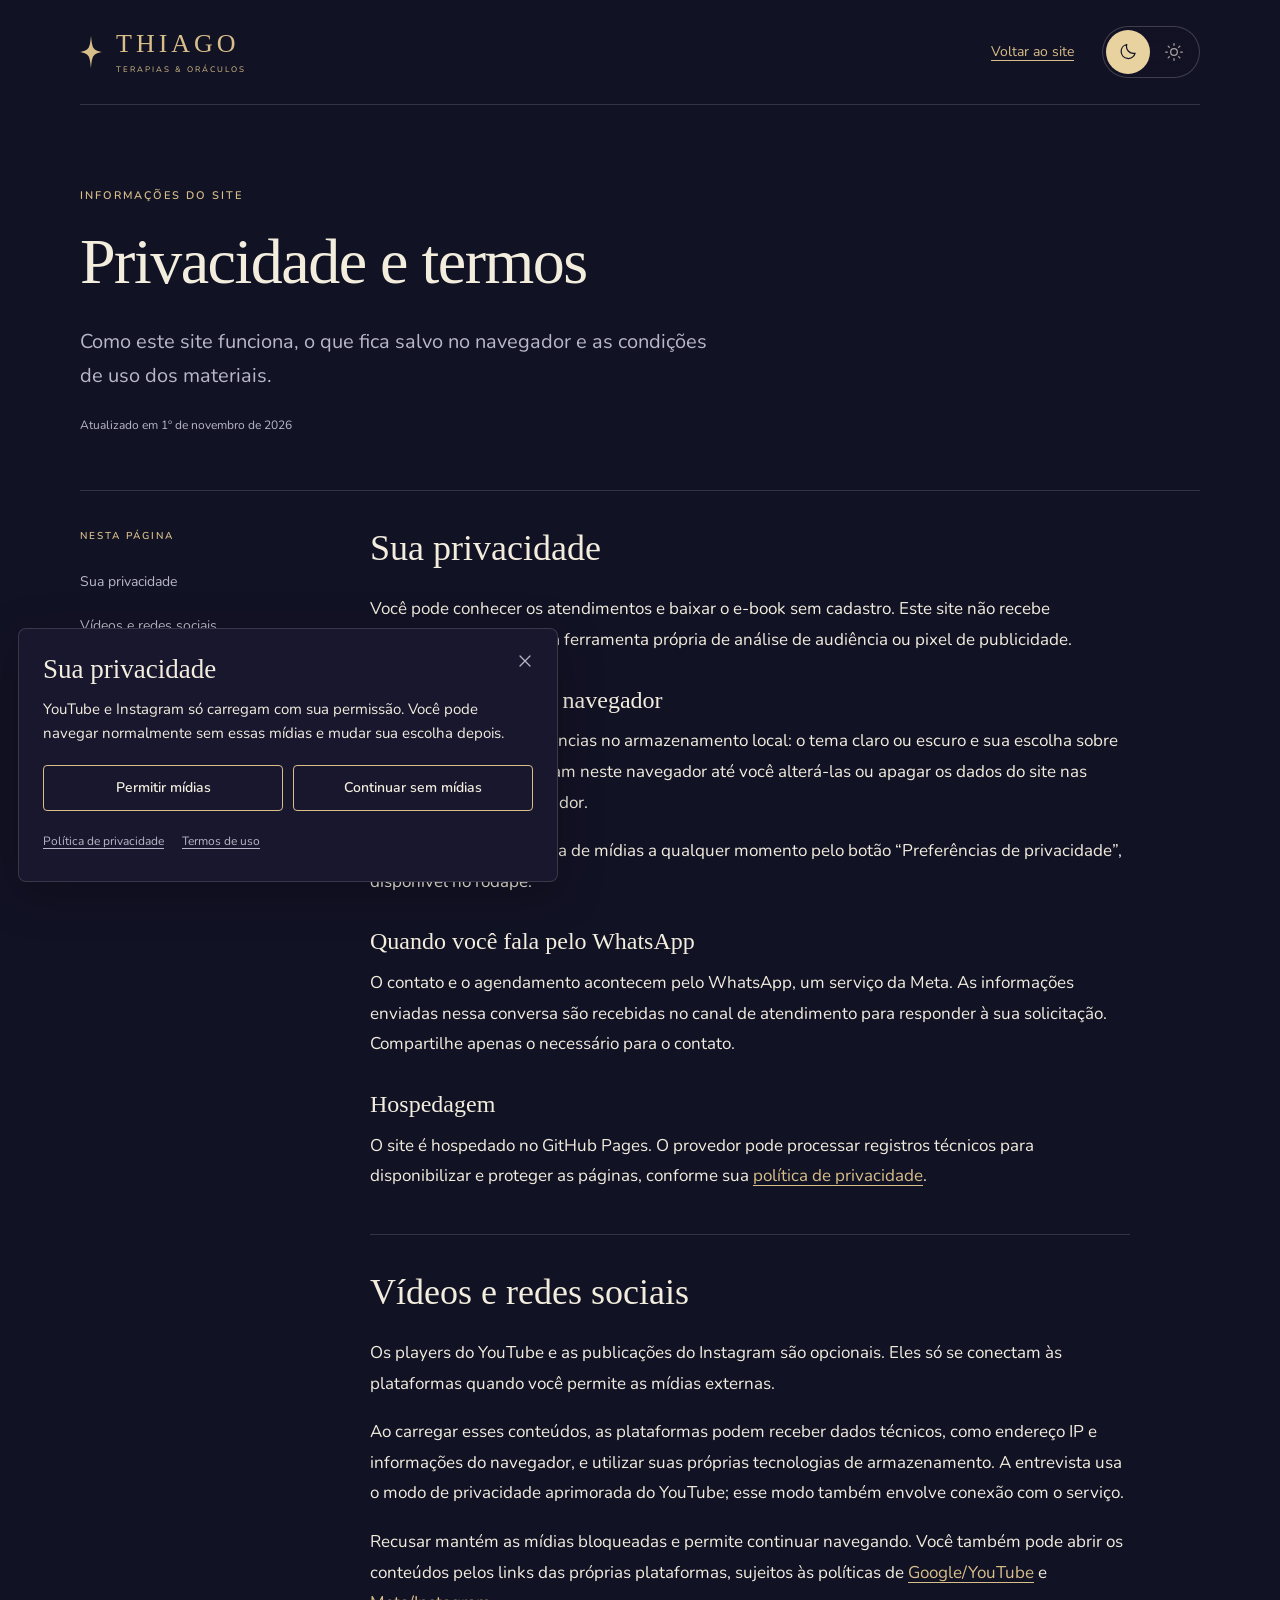
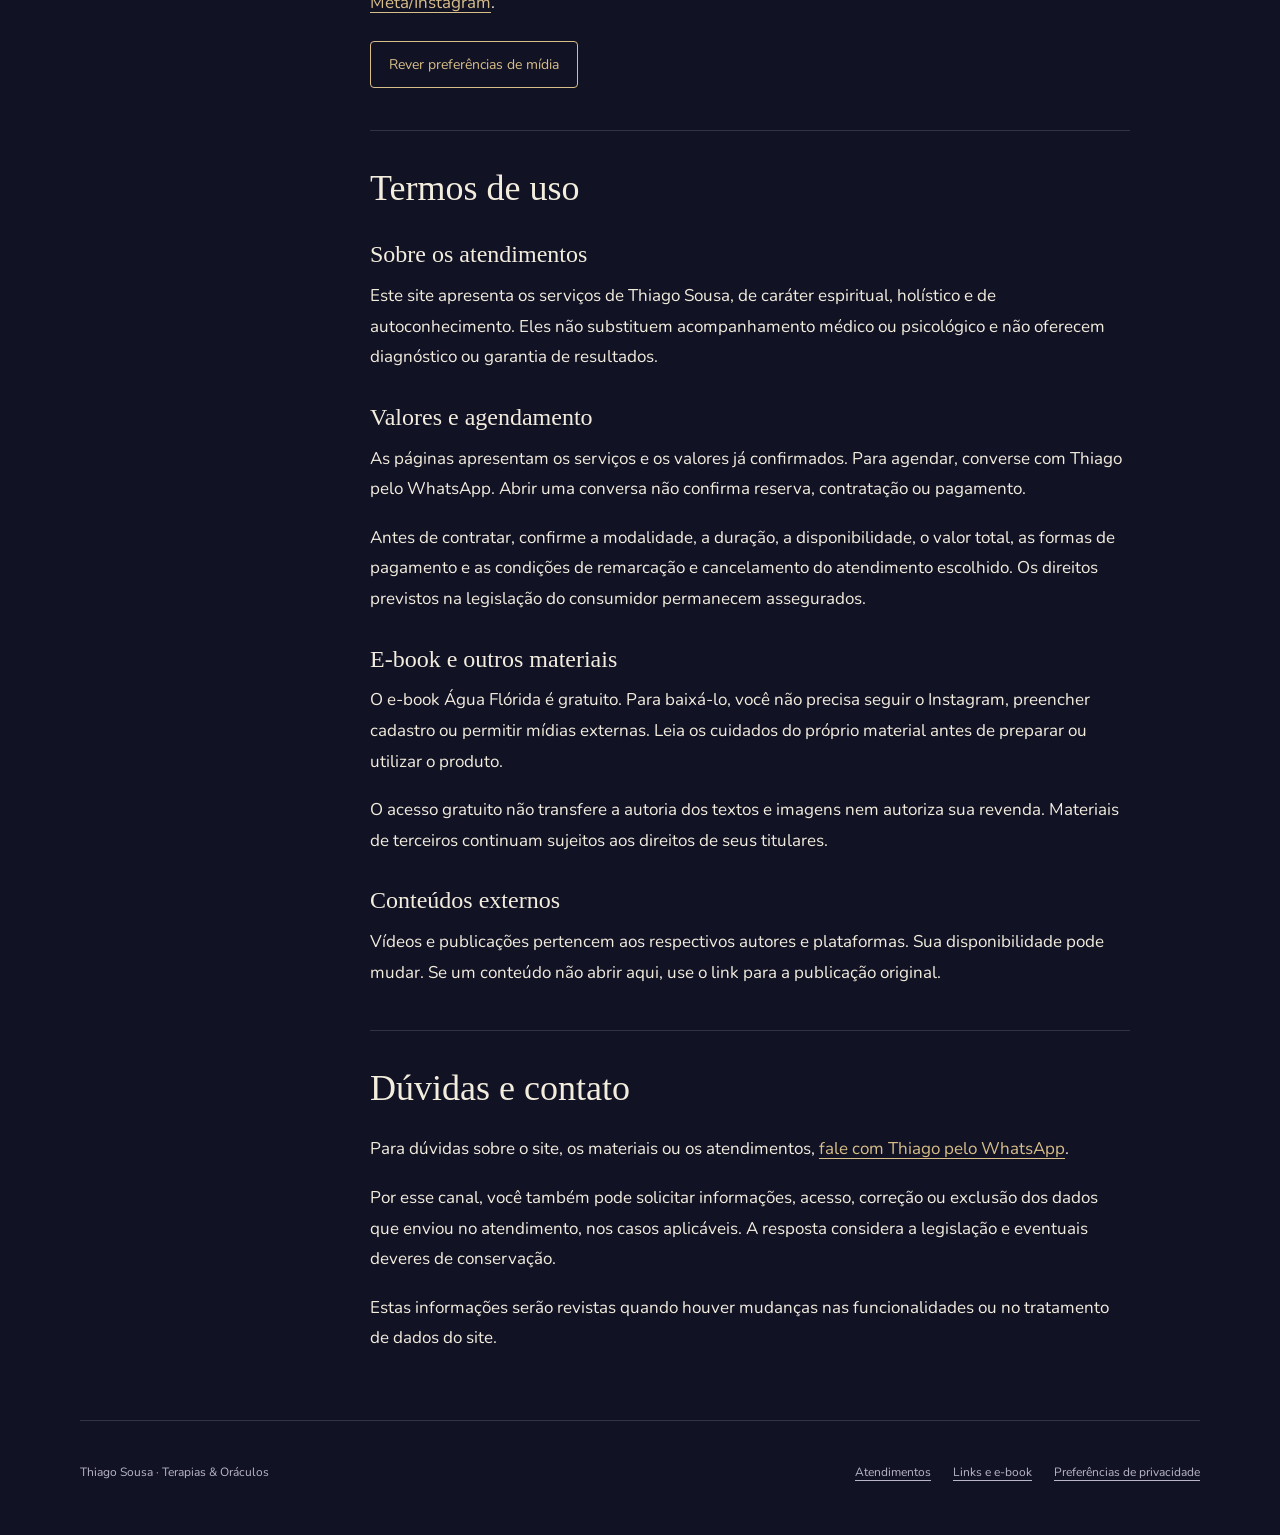
<file: informacoes/index.html>
<!doctype html>
<html lang="pt-BR">
<head>
  <meta charset="utf-8">
  <meta name="viewport" content="width=device-width,initial-scale=1">
  <meta name="theme-color" content="#121225">
  <title>Privacidade e termos | Thiago Sousa</title>
  <meta name="description" content="Saiba como funcionam as preferências de privacidade, os conteúdos externos e o uso dos materiais de Thiago Sousa.">
  <link rel="canonical" href="https://thiagoterapiaseoraculos.github.io/meus-servicos/informacoes/">
  <meta property="og:title" content="Privacidade e termos | Thiago Sousa">
  <meta property="og:description" content="Informações sobre privacidade, mídias externas, atendimentos e materiais gratuitos.">
  <meta property="og:image" content="https://thiagoterapiaseoraculos.github.io/meus-servicos/assets/images/perfil/thiago-site-compartilhamento.jpg">
  <meta property="og:url" content="https://thiagoterapiaseoraculos.github.io/meus-servicos/informacoes/">
  <meta property="og:type" content="website">
  <link rel="icon" href="../assets/images/marca/estrela.svg" type="image/svg+xml">
  <link rel="icon" type="image/png" sizes="32x32" href="../assets/images/marca/favicon-32.png">
  <link rel="icon" type="image/png" sizes="16x16" href="../assets/images/marca/favicon-16.png">
  <link rel="apple-touch-icon" sizes="180x180" href="../assets/images/marca/apple-touch-icon.png">
  <script src="../assets/js/tema.js?v=20261101-lote1"></script>
  <link rel="stylesheet" href="../assets/css/informacoes.css?v=20261101-informacoes1">
  <link rel="stylesheet" href="../assets/css/privacidade.css?v=20261101-privacidade2">
  <link rel="stylesheet" href="../assets/css/tema.css?v=20261101-lote1">
  <script src="../assets/js/privacidade.js?v=20261101-privacidade2" defer></script>
</head>
<body class="info-page">
  <a class="skip-link" href="#conteudo">Pular para o conteúdo</a>
  <header class="info-header">
    <a class="info-brand" href="../" aria-label="Thiago Terapias e Oráculos, início">
      <svg viewBox="0 0 40 60" aria-hidden="true"><path d="M20 0C18 24 16 27 0 30c16 3 18 6 20 30 2-24 4-27 20-30C24 27 22 24 20 0Z" fill="currentColor"/></svg>
      <span>THIAGO<small>TERAPIAS &amp; ORÁCULOS</small></span>
    </a>
    <div class="info-header-actions">
      <a class="back-link" href="../">Voltar ao site</a>
      <div class="site-theme-switch" role="radiogroup" aria-label="Aparência do site">
        <button aria-label="Tema escuro" type="button" role="radio" aria-checked="true" tabindex="0" data-theme-choice="escuro"><svg viewBox="0 0 24 24" aria-hidden="true"><path d="M20.5 13.5A8.5 8.5 0 0 1 10.5 3a8.5 8.5 0 1 0 10 10.5Z"/></svg></button>
        <button aria-label="Tema claro" type="button" role="radio" aria-checked="false" tabindex="-1" data-theme-choice="claro"><svg viewBox="0 0 24 24" aria-hidden="true"><circle cx="12" cy="12" r="4"/><path d="M12 2v2m0 16v2M2 12h2m16 0h2M5 5l1.4 1.4m11.2 11.2L19 19M5 19l1.4-1.4M17.6 6.4 19 5"/></svg></button>
      </div>
    </div>
  </header>
  <main id="conteudo" class="info-main">
    <div class="info-intro">
      <p class="info-eyebrow">INFORMAÇÕES DO SITE</p>
      <h1>Privacidade e termos</h1>
      <p class="info-lead">Como este site funciona, o que fica salvo no navegador e as condições de uso dos materiais.</p>
      <p class="info-updated">Atualizado em <time datetime="2026-11-01">1º de novembro de 2026</time></p>
    </div>
    <div class="info-layout">
      <nav class="info-nav" aria-label="Nesta página">
        <span>NESTA PÁGINA</span>
        <a href="#privacidade">Sua privacidade</a>
        <a href="#midias">Vídeos e redes sociais</a>
        <a href="#termos">Termos de uso</a>
        <a href="#contato">Dúvidas e contato</a>
      </nav>
      <div class="info-content">
        <section id="privacidade" aria-labelledby="privacidade-title">
          <h2 id="privacidade-title">Sua privacidade</h2>
          <p>Você pode conhecer os atendimentos e baixar o e-book sem cadastro. Este site não recebe pagamentos e não utiliza ferramenta própria de análise de audiência ou pixel de publicidade.</p>
          <h3>O que fica salvo no navegador</h3>
          <p>Guardamos duas preferências no armazenamento local: o tema claro ou escuro e sua escolha sobre mídias externas. Elas ficam neste navegador até você alterá-las ou apagar os dados do site nas configurações do navegador.</p>
          <p>Você pode rever a escolha de mídias a qualquer momento pelo botão “Preferências de privacidade”, disponível no rodapé.</p>
          <h3>Quando você fala pelo WhatsApp</h3>
          <p>O contato e o agendamento acontecem pelo WhatsApp, um serviço da Meta. As informações enviadas nessa conversa são recebidas no canal de atendimento para responder à sua solicitação. Compartilhe apenas o necessário para o contato.</p>
          <h3>Hospedagem</h3>
          <p>O site é hospedado no GitHub Pages. O provedor pode processar registros técnicos para disponibilizar e proteger as páginas, conforme sua <a href="https://docs.github.com/en/site-policy/privacy-policies/github-general-privacy-statement">política de privacidade</a>.</p>
        </section>
        <section id="midias" aria-labelledby="midias-title">
          <h2 id="midias-title">Vídeos e redes sociais</h2>
          <p>Os players do YouTube e as publicações do Instagram são opcionais. Eles só se conectam às plataformas quando você permite as mídias externas.</p>
          <p>Ao carregar esses conteúdos, as plataformas podem receber dados técnicos, como endereço IP e informações do navegador, e utilizar suas próprias tecnologias de armazenamento. A entrevista usa o modo de privacidade aprimorada do YouTube; esse modo também envolve conexão com o serviço.</p>
          <p>Recusar mantém as mídias bloqueadas e permite continuar navegando. Você também pode abrir os conteúdos pelos links das próprias plataformas, sujeitos às políticas de <a href="https://policies.google.com/privacy">Google/YouTube</a> e <a href="https://privacycenter.instagram.com/policy/">Meta/Instagram</a>.</p>
          <button class="info-button" type="button" data-media-preferences>Rever preferências de mídia</button>
        </section>
        <section id="termos" aria-labelledby="termos-title">
          <h2 id="termos-title">Termos de uso</h2>
          <h3>Sobre os atendimentos</h3>
          <p>Este site apresenta os serviços de Thiago Sousa, de caráter espiritual, holístico e de autoconhecimento. Eles não substituem acompanhamento médico ou psicológico e não oferecem diagnóstico ou garantia de resultados.</p>
          <h3>Valores e agendamento</h3>
          <p>As páginas apresentam os serviços e os valores já confirmados. Para agendar, converse com Thiago pelo WhatsApp. Abrir uma conversa não confirma reserva, contratação ou pagamento.</p>
          <p>Antes de contratar, confirme a modalidade, a duração, a disponibilidade, o valor total, as formas de pagamento e as condições de remarcação e cancelamento do atendimento escolhido. Os direitos previstos na legislação do consumidor permanecem assegurados.</p>
          <h3>E-book e outros materiais</h3>
          <p>O e-book Água Flórida é gratuito. Para baixá-lo, você não precisa seguir o Instagram, preencher cadastro ou permitir mídias externas. Leia os cuidados do próprio material antes de preparar ou utilizar o produto.</p>
          <p>O acesso gratuito não transfere a autoria dos textos e imagens nem autoriza sua revenda. Materiais de terceiros continuam sujeitos aos direitos de seus titulares.</p>
          <h3>Conteúdos externos</h3>
          <p>Vídeos e publicações pertencem aos respectivos autores e plataformas. Sua disponibilidade pode mudar. Se um conteúdo não abrir aqui, use o link para a publicação original.</p>
        </section>
        <section id="contato" aria-labelledby="contato-title">
          <h2 id="contato-title">Dúvidas e contato</h2>
          <p>Para dúvidas sobre o site, os materiais ou os atendimentos, <a href="https://wa.me/5561996540065">fale com Thiago pelo WhatsApp</a>.</p>
          <p>Por esse canal, você também pode solicitar informações, acesso, correção ou exclusão dos dados que enviou no atendimento, nos casos aplicáveis. A resposta considera a legislação e eventuais deveres de conservação.</p>
          <p>Estas informações serão revistas quando houver mudanças nas funcionalidades ou no tratamento de dados do site.</p>
        </section>
      </div>
    </div>
  </main>
  <footer class="info-footer">
    <span>Thiago Sousa · Terapias &amp; Oráculos</span>
    <nav aria-label="Rodapé"><a href="../#atendimentos">Atendimentos</a><a href="../links/">Links e e-book</a><button type="button" data-media-preferences>Preferências de privacidade</button></nav>
  </footer>
</body>
</html>
</file>
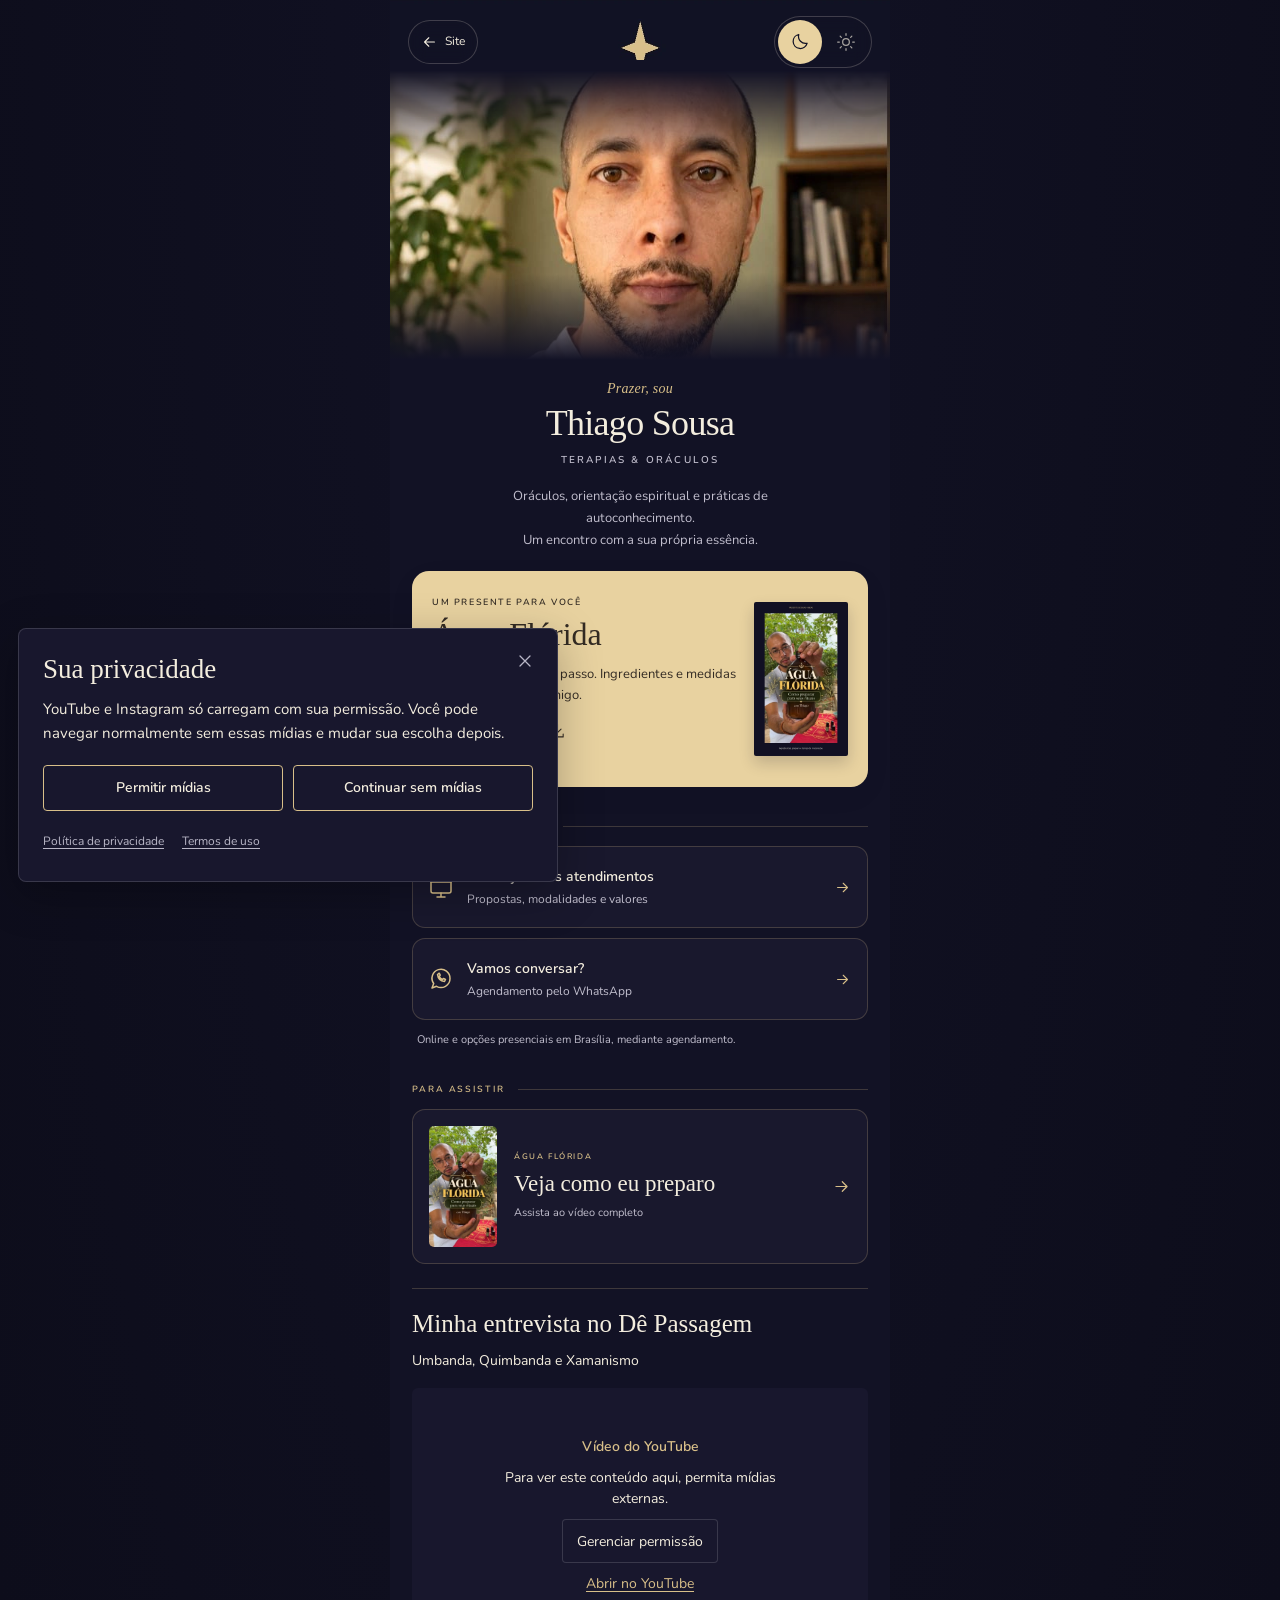
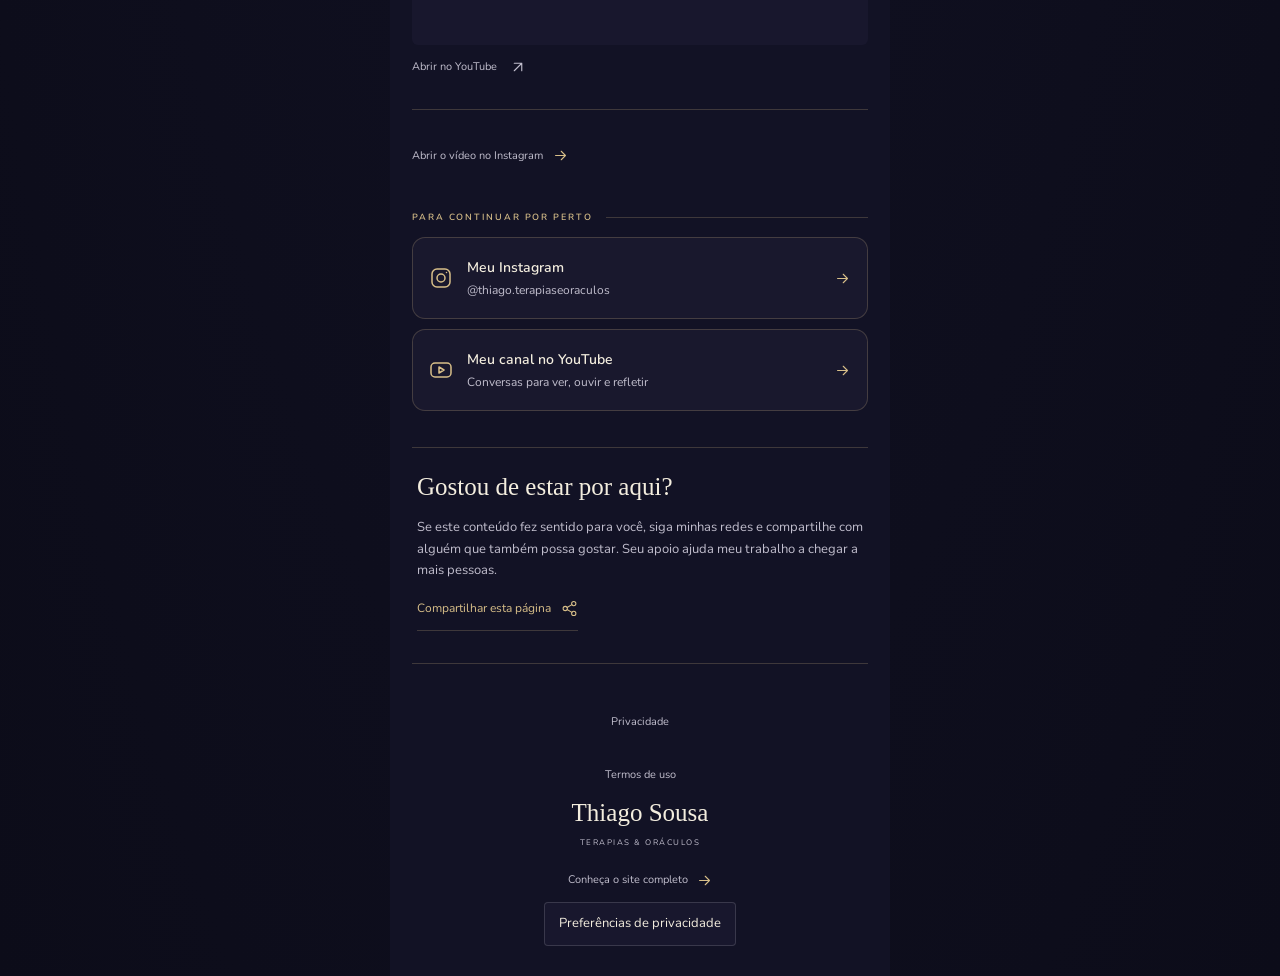
<file: links/index.html>
<!doctype html><html lang="pt-BR"><head><meta charset="utf-8"><meta name="viewport" content="width=device-width, initial-scale=1"><title>Links e boas-vindas | Thiago Sousa</title><meta name="description" content="Atendimentos, WhatsApp, Instagram, YouTube e um e-book gratuito de boas-vindas sobre Água Flórida."><meta name="theme-color" content="#121225"><link rel="canonical" href="https://thiagoterapiaseoraculos.github.io/meus-servicos/links/"><meta property="og:title" content="Thiago Sousa · Terapias & Oráculos"><meta property="og:description" content="Conheça meus atendimentos e receba um presente de boas-vindas."><meta property="og:image" content="https://thiagoterapiaseoraculos.github.io/meus-servicos/assets/images/perfil/thiago-site-compartilhamento.jpg"><meta property="og:url" content="https://thiagoterapiaseoraculos.github.io/meus-servicos/links/"><meta property="og:type" content="website"><link rel="icon" href="../assets/images/marca/estrela.svg"><script src="../assets/js/tema.js?v=20261101-lote1"></script><link rel="stylesheet" href="links.css?v=20261101-organizacao"><link rel="icon" type="image/png" sizes="32x32" href="../assets/images/marca/favicon-32.png"><link rel="icon" type="image/png" sizes="16x16" href="../assets/images/marca/favicon-16.png"><link rel="apple-touch-icon" sizes="180x180" href="../assets/images/marca/apple-touch-icon.png"><link rel="stylesheet" href="../assets/css/privacidade.css?v=20261101-privacidade2"><script src="../assets/js/privacidade.js?v=20261101-privacidade2" defer></script><link rel="stylesheet" href="../assets/css/tema.css?v=20261101-lote1"></head><body class="links-page"><main class="page"><header class="hero"><img class="hero-photo" src="../assets/images/perfil/thiago-retrato-links.webp" alt="Retrato de Thiago Sousa, com camisa clara, em um ambiente com plantas e livros" width="640" height="641" fetchpriority="high"><div class="brand-art" aria-hidden="true"><img src="../assets/images/marca/thiago-terapias-topo.webp" alt="" width="1000" height="335"></div><div class="hero-tools"><a class="site-shortcut" href="../" aria-label="Acessar o site completo"><svg class="" viewBox="0 0 24 24" aria-hidden="true"><path d="M19 12H5m6-6-6 6 6 6"/></svg><span>Site</span></a><div class="theme-switch" role="radiogroup" aria-label="Aparência da página"><button type="button" role="radio" aria-checked="true" aria-label="Tema escuro" data-theme-choice="escuro"><svg class="" viewBox="0 0 24 24" aria-hidden="true"><path d="M20.5 13.5A8.5 8.5 0 0 1 10.5 3a8.5 8.5 0 1 0 10 10.5Z"/></svg></button><button type="button" role="radio" aria-checked="false" aria-label="Tema claro" data-theme-choice="claro" tabindex="-1"><svg class="" viewBox="0 0 24 24" aria-hidden="true"><circle cx="12" cy="12" r="4"/><path d="M12 2v2m0 16v2M2 12h2m16 0h2M5 5l1.4 1.4m11.2 11.2L19 19M5 19l1.4-1.4M17.6 6.4 19 5"/></svg></button></div></div></header><div class="hero-title"><p class="hello">Prazer, sou</p><h1>Thiago Sousa</h1><p class="profession">TERAPIAS & ORÁCULOS</p></div><div class="page-content"><p class="intro">Oráculos, orientação espiritual e práticas de autoconhecimento.<br>Um encontro com a sua própria essência.</p><a id="presente" class="featured" href="../assets/downloads/ebook-agua-florida-(@thiago.terapiaseoraculos).pdf" download="ebook água florida (@thiago.terapiaseoraculos).pdf" aria-label="Baixar meu presente: e-book gratuito de Água Flórida"><div class="featured-copy"><p class="eyebrow">UM PRESENTE PARA VOCÊ</p><h2>Água Flórida</h2><p>Meu preparo, passo a passo. Ingredientes e medidas para acompanhar comigo.</p><span class="featured-action">Baixar meu presente <svg class="" viewBox="0 0 24 24" aria-hidden="true"><path d="M12 3v12m-5-5 5 5 5-5M4 17v4h16v-4"/></svg></span><small>PDF gratuito · 7 páginas</small></div><img src="../assets/images/conteudos/agua-florida-manual.webp?v=20261026-presente7" alt="Capa do presente de boas-vindas Água Flórida: Como preparar para seus rituais" width="110" height="180" decoding="async"></a><section class="link-section" aria-labelledby="atendimento-title"><h2 class="section-label" id="atendimento-title">PARA CUIDAR DE VOCÊ</h2><a class="link-card" href="../#atendimentos"><svg class="card-icon" viewBox="0 0 24 24" aria-hidden="true"><rect x="2" y="3" width="20" height="15" rx="2"/><path d="M8 22h8m-4-4v4M2 7h20"/></svg><span><strong>Conheça meus atendimentos</strong><small>Propostas, modalidades e valores</small></span><svg class="arrow" viewBox="0 0 24 24" aria-hidden="true"><path d="M5 12h14m-6-6 6 6-6 6"/></svg></a><a class="link-card" href="https://wa.me/5561996540065?text=Ol%C3%A1%2C%20Thiago!%20Vim%20pela%20sua%20p%C3%A1gina%20de%20links%20e%20gostaria%20de%20conversar%20sobre%20um%20atendimento." target="_blank" rel="noopener noreferrer"><svg class="card-icon" viewBox="0 0 24 24" aria-hidden="true"><path d="M21 11.5a9 9 0 0 1-13.5 7.8L3 21l1.7-4.5A9 9 0 1 1 21 11.5Z"/><path d="M8.5 7.5c.5 4 3.2 6.7 7 7l1-2-2-1-1 1c-1.7-.7-2.6-1.6-3.3-3.3l1-1-1-2Z"/></svg><span><strong>Vamos conversar?</strong><small>Agendamento pelo WhatsApp</small></span><svg class="arrow" viewBox="0 0 24 24" aria-hidden="true"><path d="M5 12h14m-6-6 6 6-6 6"/></svg></a><p class="availability">Online e opções presenciais em Brasília, mediante agendamento.</p></section><section class="link-section" aria-labelledby="video-title"><h2 class="section-label" id="video-title">PARA ASSISTIR</h2><details id="video" class="video-card"><summary><img src="../assets/images/conteudos/agua-florida.webp" alt="Capa original do vídeo de Água Flórida" width="70" height="112" loading="lazy"><span><span class="eyebrow">ÁGUA FLÓRIDA</span><strong>Veja como eu preparo</strong><small>Assista ao vídeo completo</small></span><svg class="video-arrow" viewBox="0 0 24 24" aria-hidden="true"><path d="M5 12h14m-6-6 6 6-6 6"/></svg></summary><div class="video-content"><div id="player"></div><p class="notice">Conteúdo carregado do Instagram. Se não aparecer, abra a publicação pelo link abaixo.</p></div></details><article class="links-interview" aria-labelledby="links-interview-title"><h3 id="links-interview-title">Minha entrevista no Dê Passagem</h3><p>Umbanda, Quimbanda e Xamanismo</p><div class="links-interview-screen"><iframe class="media-blocked" data-media-src="https://www.youtube-nocookie.com/embed/ESNDiNj9XvI?rel=0" title="Dê Passagem EP.06 — entrevista com Thiago Sousa" width="560" height="315" loading="lazy" allow="accelerometer; clipboard-write; encrypted-media; gyroscope; picture-in-picture; web-share" referrerpolicy="strict-origin-when-cross-origin" allowfullscreen></iframe></div><a class="original-video" href="https://www.youtube.com/watch?v=ESNDiNj9XvI" target="_blank" rel="noopener noreferrer">Abrir no YouTube <svg viewBox="0 0 24 24" aria-hidden="true"><path d="M7 17 17 7M7 7h10v10"/></svg></a></article><a class="original-video" href="https://www.instagram.com/thiago.terapiaseoraculos/reel/Dez1kHcpO6o/" target="_blank" rel="noopener noreferrer">Abrir o vídeo no Instagram <svg class="arrow" viewBox="0 0 24 24" aria-hidden="true"><path d="M5 12h14m-6-6 6 6-6 6"/></svg></a></section><section class="link-section" aria-labelledby="social-title"><h2 class="section-label" id="social-title">PARA CONTINUAR POR PERTO</h2><a class="link-card" href="https://www.instagram.com/thiago.terapiaseoraculos/" target="_blank" rel="noopener noreferrer"><svg class="card-icon" viewBox="0 0 24 24" aria-hidden="true"><rect x="3" y="3" width="18" height="18" rx="5"/><circle cx="12" cy="12" r="4"/><path d="M17.5 6.5h.01"/></svg><span><strong>Meu Instagram</strong><small>@thiago.terapiaseoraculos</small></span><svg class="arrow" viewBox="0 0 24 24" aria-hidden="true"><path d="M5 12h14m-6-6 6 6-6 6"/></svg></a><a class="link-card" href="https://www.youtube.com/@thiagocaprino5149" target="_blank" rel="noopener noreferrer"><svg class="card-icon" viewBox="0 0 24 24" aria-hidden="true"><rect x="2" y="5" width="20" height="14" rx="4"/><path d="m10 9 5 3-5 3Z"/></svg><span><strong>Meu canal no YouTube</strong><small>Conversas para ver, ouvir e refletir</small></span><svg class="arrow" viewBox="0 0 24 24" aria-hidden="true"><path d="M5 12h14m-6-6 6 6-6 6"/></svg></a></section><aside class="support"><h2>Gostou de estar por aqui?</h2><p>Se este conteúdo fez sentido para você, siga minhas redes e compartilhe com alguém que também possa gostar. Seu apoio ajuda meu trabalho a chegar a mais pessoas.</p><button type="button" id="share">Compartilhar esta página <svg class="" viewBox="0 0 24 24" aria-hidden="true"><circle cx="18" cy="5" r="3"/><circle cx="6" cy="12" r="3"/><circle cx="18" cy="19" r="3"/><path d="m8.6 10.5 6.8-4m-6.8 7 6.8 4"/></svg></button><p role="status" id="status"></p></aside><footer><a href="../informacoes/#privacidade">Privacidade</a><a href="../informacoes/#termos">Termos de uso</a><span class="footer-name">Thiago Sousa</span><span>TERAPIAS & ORÁCULOS</span><a href="../">Conheça o site completo <svg class="arrow" viewBox="0 0 24 24" aria-hidden="true"><path d="M5 12h14m-6-6 6 6-6 6"/></svg></a><button class="media-preferences" type="button" data-media-preferences>Preferências de privacidade</button></footer></div></main><script src="links.js?v=20261101-tema1" defer></script></body></html>
</file>
<file: assets/css/site.css>
@font-face{font-family:Nunito;src:url('../fonts/nunito-regular.woff2') format('woff2');font-display:swap;font-weight:400}@font-face{font-family:Nunito;src:url('../fonts/nunito-semibold.woff2') format('woff2');font-display:swap;font-weight:600}
:root{--ink:#121225;--navy:#18172d;--gold:#d8bf89;--cream:#f3edde;--muted:#b9b7c7;--line:#ffffff24;--serif:Georgia,'Times New Roman',serif}*{box-sizing:border-box}html{scroll-behavior:smooth;scroll-padding-top:100px}body{margin:0;background:var(--ink);color:var(--cream);font-family:Nunito,Arial,sans-serif;font-size:17px;line-height:1.7}a{color:inherit;text-decoration:none}button{font:inherit;color:inherit;cursor:pointer}button,a,summary{-webkit-tap-highlight-color:transparent}a:focus-visible,button:focus-visible,summary:focus-visible{outline:2px solid var(--gold);outline-offset:6px}svg{width:24px;height:24px;flex-shrink:0}svg:not(.star){fill:none;stroke:currentColor;stroke-width:1.5;stroke-linecap:round;stroke-linejoin:round}.star{width:30px;height:45px;color:var(--gold)}h1,h2,h3,p{margin:0}h1,h2,h3{font-family:var(--serif);font-weight:400;line-height:1.08}h1{font-size:clamp(54px,5.6vw,84px);letter-spacing:-3px}h2{font-size:clamp(36px,4vw,55px);letter-spacing:-1.6px}h3{font-size:32px;letter-spacing:-.6px}em{font-weight:400;color:var(--gold)}.wrap{width:min(1180px,calc(100% - 96px));margin-inline:auto}.section{padding-block:100px}.eyebrow{font-size:10px;letter-spacing:2.3px;font-weight:600;line-height:1.8}.site-header{width:min(1320px,calc(100% - 96px));margin:auto;display:flex;align-items:center;justify-content:space-between;padding-block:28px;border-bottom:1px solid var(--line);gap:30px}.wordmark{display:inline-flex;gap:16px;align-items:center}.wordmark>span{font-family:var(--serif);font-size:27px;letter-spacing:4px;color:var(--gold);line-height:1.2}.wordmark small{display:block;font-family:Nunito,Arial,sans-serif;font-size:7px;letter-spacing:2.4px;margin-top:6px}.wordmark .star{width:24px;height:40px}.site-header nav{display:flex;align-items:center;gap:32px;font-size:13px}.nav-contact{display:flex;align-items:center;gap:20px;color:var(--gold);border:1px solid #d8bf8959;border-radius:4px;padding:10px 18px}a:hover{color:var(--gold)}.hero{display:grid;grid-template-columns:1.04fr 1fr;align-items:center;gap:72px;padding-block:78px 64px;position:relative}.hero-copy>.eyebrow{color:var(--gold);margin-bottom:25px;font-size:9px}.hero-description{margin-top:27px;max-width:440px;color:var(--muted);line-height:1.8;font-size:17px}.hero-actions{display:flex;flex-wrap:wrap;gap:24px;align-items:center;margin-top:32px}.button{display:inline-flex;align-items:center;justify-content:center;gap:26px;border:1px solid transparent;border-radius:4px;font-size:13px;font-weight:600;min-height:52px;padding:14px 22px}.primary{color:#1a1721;background:var(--gold)}.primary:hover{background:#e5d1aa;color:#121225}.text-link{display:inline-flex;align-items:center;gap:14px;font-size:13px;border-bottom:1px solid #d8bf8960;padding-block:6px}.text-link svg{width:19px}.signature{font-family:var(--serif);font-size:23px;margin-top:42px;letter-spacing:.5px}.signature span{display:block;font:9px Nunito,Arial,sans-serif;letter-spacing:2.3px;text-transform:uppercase;color:var(--muted);margin-top:6px}.hero-visual{position:relative;padding:14px 14px 0;border:1px solid #d8bf8940;border-radius:220px 220px 5px 5px;background:#19172b}.portrait{position:relative;aspect-ratio:1;overflow:hidden;border-radius:210px 210px 2px 2px;background:#121225}.portrait img{display:block;width:100%;height:100%;object-fit:cover;object-position:center}.portrait-caption{display:flex;align-items:center;justify-content:space-between;font-size:8px;letter-spacing:2.3px;padding:18px 9px}.portrait-caption .star{width:14px;height:24px}.chapter-line{border-top:1px solid var(--line);border-bottom:1px solid var(--line);display:flex;justify-content:space-between;align-items:center;padding-block:20px;font-size:10px;letter-spacing:2px;color:var(--muted)}.chapter-line span:last-child{display:flex;align-items:center;gap:20px;letter-spacing:.4px}.section-heading{display:flex;justify-content:space-between;align-items:end;gap:60px;margin-bottom:48px}.section-heading .eyebrow{margin-bottom:18px;color:var(--gold)}.section-heading>p{max-width:330px;font-size:14px;color:var(--muted)}.service-grid{display:grid;grid-template-columns:1fr 1fr;gap:22px;align-items:start}.service{position:relative;overflow:hidden;min-height:375px;padding:30px 35px 26px;border:1px solid #ffffff19;border-radius:5px;background:#1c1a32;display:flex;flex-direction:column}.service:before{content:'';position:absolute;right:-90px;top:40px;width:220px;height:220px;border:1px solid #d8bf891c;border-radius:50%;pointer-events:none}.service:after{content:'';position:absolute;right:-105px;top:25px;width:250px;height:250px;border:1px solid #d8bf8912;border-radius:50%;pointer-events:none}.service.sand{background:#e7dbc6;color:#30291f;border-color:#e7dbc6}.service.green{background:#242c26}.service.earth{background:#352a25}.service .card-top{display:flex;align-items:center;justify-content:space-between;gap:20px;margin-bottom:22px;position:relative;z-index:1}.service .eyebrow{font-size:8px;letter-spacing:1.8px}.card-number{font-family:var(--serif);font-size:17px;opacity:.5}.service>.star{position:absolute;right:30px;top:85px;width:19px;height:33px;opacity:.7}.service h3{max-width:85%;margin-bottom:19px;position:relative;z-index:1}.service>p{max-width:94%;font-size:14px;line-height:1.8;opacity:.85;min-height:76px;position:relative;z-index:1}.service.sand .star{color:#61513d}.service details{margin-top:15px;font-size:12px;position:relative;z-index:1}.service summary,.faq summary{cursor:pointer;display:flex;justify-content:space-between;align-items:center;gap:15px;list-style:none;padding-block:12px;border-bottom:1px solid #ffffff25}.service summary::-webkit-details-marker,.faq summary::-webkit-details-marker{display:none}.service summary>span{font-size:20px;line-height:1;transition:transform .2s}.service details[open] summary>span,.faq details[open] summary>span{transform:rotate(45deg)}.sand summary{border-color:#30291f30}.service-more p{padding-block:16px;font-size:13px;opacity:.9}.art-open{background:none;border:0;border-bottom:1px solid currentColor;padding:3px 0;display:flex;align-items:center;gap:10px;font-size:11px}.art-open svg{width:17px}.service-contact{margin-top:20px;display:flex;align-items:center;justify-content:space-between;font-size:12px;font-weight:600;color:var(--gold);position:relative;z-index:1}.sand .service-contact{color:#30291f}.sand a:hover{color:#6a5235}.about{background:#eae0ce;color:#332b23}.about-inner{display:grid;grid-template-columns:.85fr 1.15fr;gap:100px;align-items:center}.about h2{margin-block:18px 26px}.about h2 em{color:#796342}.about p:not(.eyebrow){font-size:15px;margin-top:18px;max-width:590px;color:#5c5143}.about .text-link{margin-top:20px;border-color:#9d875e}.about .text-link:hover{color:#796342}.about-mark{aspect-ratio:1;border:1px solid #a08b6260;border-radius:50%;display:flex;flex-direction:column;align-items:center;justify-content:center;position:relative}.about-mark:before{content:'';position:absolute;inset:14px;border:1px solid #a08b6230;border-radius:50%}.about-mark .star{width:40px;height:70px;color:#7b6846;margin-bottom:35px}.about-mark>span{font:40px var(--serif);letter-spacing:7px;color:#655033}.about-mark small{font-size:8px;letter-spacing:3px;margin-top:8px}.steps>.eyebrow{color:var(--gold);margin-bottom:17px}.steps ol{list-style:none;padding:0;display:grid;grid-template-columns:repeat(3,1fr);gap:50px;margin:50px 0 0}.steps li{border-top:1px solid var(--line);padding-top:25px}.steps li>span{color:var(--gold);font-family:var(--serif);font-size:18px}.steps h3{font-size:26px;margin-block:24px 16px}.steps li p{font-size:14px;color:var(--muted)}.contact{position:relative;border:1px solid #d8bf8950;background:radial-gradient(ellipse at 50% 100%,#332a4260,transparent 75%),#19172d;padding:68px 25px;text-align:center;border-radius:6px}.contact>.star{margin-bottom:23px}.contact .eyebrow{color:var(--gold);margin-bottom:23px}.contact>p:not(.eyebrow){margin-block:24px 30px;color:var(--muted);font-size:15px}.contact .instagram{display:block;width:fit-content;margin:20px auto 0;font-size:12px;letter-spacing:.5px;color:var(--muted)}.faq{max-width:800px;padding-block:85px}.faq h2{font-size:38px;margin-bottom:30px}.faq summary{font-size:15px;padding-block:20px}.faq details p{font-size:14px;color:var(--muted);padding:20px 0;max-width:690px}.site-footer{border-top:1px solid var(--line);padding-block:34px 25px}.footer-top{display:flex;justify-content:space-between;gap:30px;align-items:center}.footer-top>div{display:flex;gap:25px;align-items:center;font-size:12px}.footer-top button{padding:0;border:0;background:none;font-size:12px}.footer-top button:hover{color:var(--gold)}.site-footer .note{font-size:11px;color:var(--muted);max-width:690px;margin-top:30px}.copyright{font-size:10px;color:#9b98ac;margin-top:15px}.skip{position:fixed;top:-100px;left:12px;background:var(--cream);color:var(--ink);padding:10px;z-index:5}.skip:focus{top:12px}.share-status{position:fixed;bottom:24px;left:50%;transform:translateX(-50%);background:var(--cream);color:var(--ink);border-radius:5px;padding:0;z-index:10;font-size:13px;text-align:center;max-width:90%}.share-status:not(:empty){padding:12px 20px}dialog{padding:0;border:1px solid #d8bf8980;border-radius:8px;color:var(--cream);background:var(--ink);width:min(480px,calc(100vw - 30px));max-height:92dvh;overflow:auto}dialog::backdrop{background:#070610d9;backdrop-filter:blur(7px)}.dialog-heading{position:sticky;top:0;z-index:2;background:var(--ink);display:flex;align-items:center;justify-content:space-between;gap:20px;padding:14px 20px}.dialog-heading h2{font:20px var(--serif);letter-spacing:0}.dialog-heading button{border:0;background:none;font-size:28px;min-width:44px;min-height:44px}.art-frame{background:#19172d}.art-frame img{display:block;position:static;width:100%;height:auto}.art-caption{font-size:11px;color:var(--muted);padding:12px 20px}
@media(min-width:1400px){.hero{padding-block:100px 85px}}@media(max-width:1000px){.wrap,.site-header{width:calc(100% - 56px)}.hero{gap:35px;padding-top:55px}h1{font-size:60px}.hero-actions{gap:15px}.hero-actions .button{padding-inline:16px;gap:13px}.section{padding-block:75px}.section-heading{gap:35px}.about-inner{gap:55px}.about-mark>span{font-size:30px}.service{padding:26px}.service h3{font-size:29px}.steps ol{gap:30px}}@media(max-width:700px){html{scroll-padding-top:30px}.wrap,.site-header{width:calc(100% - 40px)}.site-header{padding-block:21px;gap:14px}.wordmark{gap:10px}.wordmark>span{font-size:23px}.wordmark small{font-size:6px;letter-spacing:1.8px}.wordmark .star{width:20px;height:33px}.site-header nav{gap:14px;font-size:11px}.site-header nav>a:nth-child(2){display:none}.nav-contact{padding:8px 10px;gap:8px;font-size:0}.nav-contact svg{width:22px}.nav-contact:before{content:'Contato';font-size:11px}.hero{grid-template-columns:1fr;gap:35px;padding-block:44px 35px}.hero-copy>.eyebrow{font-size:8px;letter-spacing:1.4px;max-width:100%;margin-bottom:22px}h1{font-size:clamp(49px,11.5vw,72px);letter-spacing:-2.4px}.hero-description{font-size:15px;max-width:440px;margin-top:23px}.hero-actions{margin-top:25px;gap:20px}.hero-actions .button{font-size:12px}.hero-actions .text-link{font-size:12px}.signature{display:none}.hero-visual{width:min(100%,440px);margin-inline:auto;padding:10px 10px 0}.portrait-caption{padding-block:13px;font-size:7px}.chapter-line{padding-block:17px;gap:15px;font-size:8px;letter-spacing:1px}.chapter-line span:last-child{font-size:9px;max-width:140px;gap:8px}.chapter-line svg{width:18px}.section{padding-block:58px}h2{font-size:38px;letter-spacing:-1.3px}.section-heading{display:block;margin-bottom:30px}.section-heading>p{margin-top:22px;max-width:440px;font-size:14px}.service-grid{grid-template-columns:1fr;gap:16px}.service{padding:26px;min-height:0}.service h3{font-size:31px;max-width:88%}.service>p{min-height:0;max-width:95%;font-size:14px}.service .card-top{margin-bottom:20px}.service-contact{font-size:12px;margin-top:18px;min-height:36px}.service summary{min-height:44px}.about-inner{grid-template-columns:1fr;gap:35px}.about-mark{width:170px;margin-inline:auto}.about-mark .star{height:40px;width:26px;margin-bottom:15px}.about-mark>span{font-size:22px;letter-spacing:4px}.about-mark small{font-size:5px;letter-spacing:1.5px}.about h2{font-size:36px}.about .text-link{font-size:12px}.steps ol{grid-template-columns:1fr;gap:25px;margin-top:30px}.steps li{display:grid;grid-template-columns:35px 1fr;column-gap:15px;padding-top:20px}.steps li>span{grid-row:1/3}.steps h3{font-size:25px;margin-block:0 12px}.steps p{grid-column:2}.contact{padding:43px 20px}.contact h2{font-size:38px}.contact>p:not(.eyebrow){font-size:14px}.contact>.star{height:38px}.faq h2{font-size:33px}.faq summary{font-size:14px}.footer-top{align-items:start;flex-direction:column;gap:27px}.footer-top>div{gap:25px;flex-wrap:wrap}.site-footer .note{margin-top:24px}.site-footer{padding-bottom:30px}}@media(prefers-reduced-motion:reduce){html{scroll-behavior:auto}*{transition:none!important}}


/* Conteúdos selecionados do Instagram, com capas locais e carregamento ao clicar. */
.social-grid{display:grid;grid-template-columns:repeat(3,minmax(0,1fr));gap:24px}
.social-card{min-width:0;border:1px solid var(--line);border-radius:8px;overflow:hidden;background:var(--navy)}
.social-cover{display:block;position:relative;width:100%;aspect-ratio:3/4;padding:0;border:0;background:#242c26;overflow:hidden;text-align:left}
.social-cover img{display:block;width:100%;height:100%;object-fit:cover;transition:transform .35s}
.social-cover:hover img{transform:scale(1.025)}
.social-cover:focus-visible{outline-offset:-5px;outline:3px solid var(--gold)}
.social-type{position:absolute;top:16px;left:16px;padding:5px 10px;background:#121225eb;color:var(--cream);font-size:9px;letter-spacing:1.8px;border:1px solid #d8bf8950;border-radius:3px}
.social-play{position:absolute;bottom:18px;right:18px;display:grid;place-items:center;width:48px;height:48px;border-radius:50%;background:var(--gold);color:var(--ink);font-size:17px;box-shadow:0 4px 20px #0004}
.social-copy{padding:25px 24px 22px}.social-copy h3{font-size:28px;line-height:1.15}.social-copy p{font-size:13px;color:var(--muted);margin-top:14px;min-height:48px}.social-copy a{display:inline-flex;align-items:center;gap:15px;color:var(--gold);font-size:12px;margin-top:20px;min-height:44px}.social-copy svg{width:18px}
.social-bottom{display:flex;align-items:center;justify-content:space-between;gap:20px;margin-top:27px}.social-bottom>span{font-size:12px;color:var(--muted)}
.social-section+.steps{padding-top:0}
.instagram-dialog{width:min(510px,calc(100vw - 24px))}.instagram-dialog .dialog-heading h2{font-size:22px;line-height:1.25}.instagram-notice{font-size:12px;color:var(--muted);padding:0 20px 16px}.instagram-dialog iframe{display:block;width:100%;height:min(65dvh,650px);min-height:350px;border:0;background:#fff}.instagram-dialog>.button{display:flex;margin:16px 20px 20px}
@media(max-width:900px){.social-grid{gap:16px}.social-copy{padding:20px 18px}.social-copy h3{font-size:24px}.social-bottom{align-items:start;flex-direction:column;gap:8px}}
@media(max-width:700px){.site-header nav>a[href="#conteudos"]{display:none}.social-grid{grid-template-columns:1fr;gap:25px;max-width:440px;margin-inline:auto}.social-copy{padding:24px}.social-copy p{min-height:0}.social-cover{aspect-ratio:4/5}.social-bottom .text-link{font-size:11px;gap:8px}.social-bottom .text-link svg{width:16px}.instagram-dialog iframe{min-height:320px}}

/* YouTube em destaque; Instagram como leitura complementar. */
.youtube-feature{display:grid;grid-template-columns:1.05fr 1fr;border:1px solid #d8bf8940;border-radius:8px;overflow:hidden;margin-bottom:48px;background:var(--navy)}
.youtube-cover{display:flex;flex-direction:column;justify-content:space-between;align-items:flex-start;position:relative;isolation:isolate;min-height:370px;padding:38px;border:0;border-right:1px solid #d8bf8930;text-align:left;background:radial-gradient(ellipse at 100% 0,#6c566940,transparent 65%),#202332;overflow:hidden}
.youtube-cover:before,.youtube-cover:after{content:'';position:absolute;z-index:-1;width:360px;height:360px;right:-150px;top:-100px;border:1px solid #d8bf8933;border-radius:50%;pointer-events:none}.youtube-cover:after{width:420px;height:420px;right:-180px;top:-130px}
.youtube-cover>.eyebrow{color:var(--gold);font-size:9px}.youtube-poster-title{display:block;font:clamp(38px,4.5vw,64px)/1.05 var(--serif);letter-spacing:-1.7px;margin-block:35px}.youtube-play{display:flex;align-items:center;gap:14px;color:var(--gold);font-size:13px}.youtube-play>svg{width:48px;height:48px;padding:13px;border:1px solid #d8bf8960;border-radius:50%;fill:currentColor;stroke:none}.youtube-play small{display:block;font-size:9px;letter-spacing:2px;color:var(--muted);margin-top:3px}.youtube-cover:hover .youtube-play>svg{background:var(--gold);color:var(--ink)}.youtube-cover:focus-visible{outline-offset:-5px;outline:3px solid var(--gold)}
.youtube-copy{padding:36px 38px}.youtube-copy>.eyebrow{font-size:8px;color:var(--gold)}.youtube-copy h3{font-size:36px;margin-top:17px}.youtube-copy>p:not(.eyebrow){font-size:14px;color:var(--muted);margin-top:20px}.youtube-copy>.text-link{margin-top:17px;font-size:12px}.youtube-more{border-top:1px solid var(--line);margin-top:22px;padding-top:16px}.youtube-more>span{display:block;font-size:10px;letter-spacing:1px;color:var(--muted);margin-bottom:4px}.youtube-more>a{display:flex;align-items:center;justify-content:space-between;font-size:12px;gap:12px;min-height:36px}.youtube-more svg{width:17px}
.social-subheading{display:flex;justify-content:space-between;align-items:baseline;gap:20px;margin-bottom:24px}.social-subheading h3{font-size:30px}.social-subheading>span{font-size:12px;color:var(--muted)}
.instagram-dialog.youtube-mode{width:min(900px,calc(100vw - 24px))}.instagram-dialog.youtube-mode iframe{width:100%;height:auto;min-height:0;aspect-ratio:16/9;background:#000}
.service-grid{align-items:stretch}.service-contact{margin-top:auto;padding-top:20px}
@media(max-width:900px){.youtube-cover{padding:30px;min-height:340px}.youtube-copy{padding:28px}.youtube-copy h3{font-size:31px}}
@media(max-width:700px){.youtube-feature{grid-template-columns:1fr;margin-bottom:36px}.youtube-cover{min-height:320px;border-right:0;border-bottom:1px solid #d8bf8930;padding:28px}.youtube-poster-title{font-size:53px;margin-block:30px}.youtube-copy{padding:28px}.youtube-copy h3{font-size:32px}.social-subheading{align-items:start;flex-direction:column;gap:10px}.social-subheading>span{font-size:12px}.social-subheading h3{font-size:28px}.youtube-more>a{min-height:44px}}

/* Caminho para escolha e agendamento, com contato direto. */
.steps-intro.section{padding-block:65px}.steps-intro h2{font-size:42px}.steps-intro ol{margin-top:32px;gap:35px}.steps-intro h3{font-size:24px;margin-block:16px 12px}.steps-intro li p{font-size:14px}
.choice-help{display:flex;align-items:center;justify-content:space-between;gap:30px;padding:25px 0 30px;margin-bottom:24px;border-top:1px solid var(--line);border-bottom:1px solid var(--line)}.choice-help h3{font-size:25px}.choice-help p{font-size:13px;color:var(--muted);max-width:480px;margin-top:10px}.choice-button{flex-shrink:0;color:var(--gold);border-color:#d8bf8966;font-size:12px;gap:18px}.choice-button:hover{background:var(--gold);color:var(--ink)}
.service .eyebrow{font-size:9px}.faq.section{padding-block:65px}.contact+.social-section{margin-top:20px}.mobile-contact{display:none}.social-section+.steps{padding-top:65px}
@media(max-width:1000px){.choice-help{align-items:start;flex-direction:column;gap:20px}}
@media(max-width:700px){.hero-description{font-size:16px}.signature{display:block;margin-top:22px;font-size:23px}.hero-actions .button{font-size:13px;min-height:52px}.site-header .nav-contact:before{content:'WhatsApp'}.steps-intro.section{padding-block:45px}.steps-intro h2{font-size:34px}.steps-intro ol{gap:22px;margin-top:27px}.steps-intro h3{margin-block:0 9px;font-size:23px}.steps-intro li{padding-top:18px}.steps-intro li p{font-size:14px}.choice-help{padding-block:22px;margin-bottom:24px}.choice-help h3{font-size:25px}.choice-help p{font-size:14px}.choice-button{font-size:12px;max-width:100%;gap:12px;padding-inline:16px}.choice-button svg{width:20px}.about-mark{display:none}.about-inner{display:block}.faq.section{padding-block:50px}.contact+.social-section{margin-top:0}body{padding-bottom:96px}.mobile-contact:not([hidden]){position:fixed;display:flex;align-items:center;justify-content:space-between;gap:16px;left:20px;right:20px;bottom:max(14px,env(safe-area-inset-bottom));z-index:8;background:var(--gold);color:var(--ink);min-height:58px;border:1px solid #f3edde70;border-radius:7px;padding:11px 18px;box-shadow:0 5px 25px #0006;font-size:14px;font-weight:600}.mobile-contact small{font-size:10px;font-weight:400;letter-spacing:1px;margin-left:10px}.mobile-contact:hover{color:var(--ink);background:#e5d1aa}.share-status{bottom:92px}body:has(dialog[open]) .mobile-contact{display:none}.copyright{margin-bottom:12px}}

.content-contact{margin-top:35px;padding-top:28px;border-top:1px solid var(--line);display:flex;align-items:center;justify-content:space-between;gap:20px}.content-contact p{font-size:14px;color:var(--muted)}@media(max-width:700px){.content-contact{align-items:start;flex-direction:column;gap:10px}.content-contact .text-link{font-size:12px}}

/* Valores por modalidade */
.service .service-price{position:relative;z-index:1;margin-top:15px;color:var(--gold);font-size:17px;font-weight:600;line-height:1.5}.service.sand .service-price{color:#61513d}.price-list{margin:8px 0 18px;padding:0}.price-list>div{display:flex;justify-content:space-between;align-items:baseline;gap:16px;padding:11px 0;border-bottom:1px solid #ffffff25}.sand .price-list>div{border-color:#30291f30}.price-list dt{font-size:13px;line-height:1.5;min-width:0}.price-list dd{margin:0;white-space:nowrap;font-size:14px;font-weight:600}.service-more .price-note{padding:0 0 16px;font-size:12px;line-height:1.6;opacity:.8}@media(max-width:380px){.price-list>div{flex-wrap:wrap;gap:3px}.price-list dd{margin-left:auto}}

/* Equivalência por sessão: total do pacote em destaque */
.price-list dd strong{display:block;font:inherit}.price-list dd .package-rate{display:block;margin-top:5px;font-size:11px;line-height:1.5;font-weight:400;opacity:.8;white-space:normal}

/* Alternar entre apresentação e consulta completa de valores. */
[hidden]{display:none!important}.offerings-tabs{display:flex;gap:8px;margin-bottom:28px;padding:6px;background:#1c1a32;border:1px solid var(--line);border-radius:7px;width:fit-content;max-width:100%}.offerings-tabs button{background:none;border:0;border-radius:4px;padding:13px 22px;font-size:14px;line-height:1.5;min-height:48px;color:var(--muted)}.offerings-tabs button[aria-selected="true"]{background:var(--gold);color:var(--ink);font-weight:600}.catalog-intro{margin-bottom:28px}.catalog-intro h3{font-size:32px}.catalog-intro p{font-size:14px;color:var(--muted);max-width:690px;margin-top:12px}.catalog-grid{display:grid;grid-template-columns:1fr 1fr;gap:22px;align-items:start}.catalog-group{min-width:0;border:1px solid #d8bf8933;border-radius:5px;padding:28px;background:#19172d}.catalog-group h4{font:27px/1.2 var(--serif);margin:0 0 18px;color:var(--cream)}.catalog-group .price-list{margin:0 0 18px}.catalog-group .price-list dt{font-size:14px}.catalog-group .price-list dd{font-size:16px;color:var(--gold)}.catalog-group .price-note,.catalog-group .catalog-consult{font-size:12px;color:var(--muted);margin-bottom:18px;line-height:1.7}.catalog-group .text-link{color:var(--gold);min-height:44px}.catalog-group .text-link:hover{color:var(--cream)}.catalog-footnote{font-size:12px;color:var(--muted);max-width:740px;margin-top:24px}.catalog-package{border-color:#d8bf8970;background:#222032}.catalog-group .package-rate{font-size:11px;color:var(--cream)}
@media(max-width:700px){.offerings-tabs{width:100%;gap:4px}.offerings-tabs button{flex:1;padding:12px 9px;font-size:13px}.catalog-grid{grid-template-columns:1fr;gap:18px}.catalog-group{padding:24px 20px}.catalog-group h4{font-size:26px}.catalog-group .price-list dt{font-size:13px}.catalog-group .price-list dd{font-size:14px}.site-header nav .values-nav{display:inline-flex;font-size:12px;min-height:44px;align-items:center}.site-header nav{gap:14px}.catalog-intro h3{font-size:29px}}
@media(max-width:700px){.site-header nav>a[href="#atendimentos"],.site-header nav>a[href="#sobre"]{display:none}.site-header nav{gap:12px}}

/* Caminhada profissional e relatos transcritos das fontes fornecidas. */
.testimonial{margin:0;min-width:0;display:flex;flex-direction:column;padding:28px;border:1px solid #d8bf8933;border-radius:5px;background:#19172d}.testimonial>.eyebrow{color:var(--gold);font-size:9px;letter-spacing:1.6px}.testimonial blockquote{margin:22px 0;font-size:15px;line-height:1.85;color:var(--cream)}.testimonial blockquote p:before{content:'“';color:var(--gold)}.testimonial blockquote p:after{content:'”';color:var(--gold)}.testimonial figcaption{margin-top:auto;font-size:10px;line-height:1.6;color:var(--muted)}.testimonials-contact{display:flex;justify-content:space-between;gap:20px;align-items:center;margin-top:30px;padding-top:22px;border-top:1px solid var(--line)}.testimonials-contact>p{font-size:14px;color:var(--muted)}.testimonials+.faq.section{padding-top:0}
@media(max-width:1000px){.footer-top>div{flex-wrap:wrap}}
@media(max-width:700px){.testimonial{padding:24px}.testimonial blockquote{font-size:15px;margin-block:18px}.testimonials-contact{align-items:start;flex-direction:column;gap:10px}.footer-top>div{gap:18px}}

/* Perfil sem moldura em arco; biografia logo após a apresentação. */
.hero-visual{padding:0;border:0;border-radius:0;background:transparent}.portrait{aspect-ratio:auto;border-radius:6px;overflow:hidden;background:transparent}.portrait img{display:block;width:100%;height:auto;object-fit:contain;object-position:center}.hero{padding-bottom:60px}.about-inner{grid-template-columns:.9fr 1.1fr;align-items:start;gap:65px}.about-heading h2{margin-bottom:0}.about-copy p:first-child{margin-top:0}.about-art-action{margin-top:15px}.about-art-link{background:none;border:0;border-bottom:1px solid #9d875e;padding-inline:0;color:#5c5143;text-align:left}.about-art-link:hover{color:#30291f}.about-copy>.text-link{display:flex;width:fit-content}
@media(max-width:1000px){.about-inner{gap:40px}}
@media(max-width:700px){.hero{padding-bottom:38px}.hero-visual{padding:0;border:0;border-radius:0}.portrait{aspect-ratio:auto;border-radius:5px}.portrait img{width:100%;height:auto;position:static}.about.section{padding-block:48px}.about-inner{display:block}.about-copy{margin-top:26px}.about-art-action{margin-top:12px}.about-art-link{font-size:12px;max-width:100%;gap:12px}.about-copy>.text-link{font-size:12px;gap:12px}}

/* Feedbacks em carrossel horizontal com navegação e pausa. */
.testimonial-carousel{min-width:0}.testimonial-track{display:flex;gap:22px;overflow-x:auto;overscroll-behavior-x:contain;scroll-snap-type:x mandatory;scroll-padding-inline:2px;padding:2px 2px 14px;scrollbar-width:thin;scrollbar-color:#d8bf8960 transparent;align-items:stretch}.testimonial-track>.testimonial{flex:0 0 calc((100% - 44px)/3);scroll-snap-align:start;scroll-snap-stop:always}.testimonial-track:focus-visible{outline:2px solid var(--gold);outline-offset:5px}.feedback-controls{display:flex;justify-content:space-between;align-items:center;gap:20px;margin-top:14px}.feedback-hint{font-size:12px;color:var(--muted)}.feedback-navigation{display:flex;align-items:center;gap:12px}.feedback-arrow{display:inline-flex;align-items:center;justify-content:center;width:44px;height:44px;border:1px solid #d8bf8960;border-radius:50%;background:transparent;color:var(--gold);flex-shrink:0}.feedback-arrow:hover{background:#d8bf8919}.feedback-arrow svg{width:20px}.feedback-position{font-size:12px;color:var(--muted);min-width:65px;text-align:center;font-variant-numeric:tabular-nums}.feedback-play{border:0;border-bottom:1px solid #d8bf8960;background:none;color:var(--gold);font-size:12px;min-height:44px;margin-left:6px;padding:4px 6px}.testimonial-track .testimonial figcaption{font-size:11px}
@media(max-width:1000px){.testimonial-track>.testimonial{flex-basis:calc((100% - 22px)/2)}}
@media(max-width:700px){.testimonial-track{gap:16px}.testimonial-track>.testimonial{flex-basis:92%}.feedback-controls{align-items:flex-start;flex-direction:column;gap:12px}.feedback-navigation{width:100%;justify-content:space-between;gap:8px}.feedback-play{margin-left:auto}.feedback-hint{font-size:11px}}
@media(prefers-reduced-motion:reduce){.testimonial-track{scroll-behavior:auto}}

/* Revisão final: informação prática, foco visível e navegação compacta. */
.hero-availability{font-size:12px;line-height:1.7;color:var(--gold);margin-top:18px;max-width:440px}
.about a:focus-visible,.about button:focus-visible,.service.sand a:focus-visible,.service.sand button:focus-visible,.service.sand summary:focus-visible{outline-color:#61513d}
.about .text-link,.site-footer .footer-top a:not(.wordmark),.site-footer .footer-top button{min-height:44px;align-content:center}
.testimonial-track .testimonial figcaption{font-size:12px}
@media(min-width:701px) and (max-width:1100px){.site-header nav>a[href="#atendimentos"],.site-header nav>a[href="#sobre"],.site-header nav>a[href="#conteudos"]{display:none}.site-header nav{gap:20px}}
@media(max-width:380px){.site-header{flex-wrap:wrap;row-gap:14px}.site-header nav{width:100%;justify-content:space-between}.site-header .nav-contact{font-size:0}.hero-availability{font-size:12px}.mobile-contact{left:14px;right:14px;padding-inline:14px}.mobile-contact small{margin-left:6px}}

/* Perfil oficial: conteúdo servido pelo próprio Instagram em cada carregamento. */
.instagram-profile-feed{margin:0 0 64px;padding:30px 0 40px;border-top:1px solid var(--line);border-bottom:1px solid var(--line)}.instagram-feed-heading{max-width:720px;margin:0 auto 24px}.instagram-feed-heading h3{font-size:clamp(28px,4vw,40px);margin:10px 0 16px}.instagram-feed-heading>p:last-child{color:var(--muted);font-size:16px}.instagram-profile-window{width:100%;max-width:720px;margin:0 auto;background:#fff;border-radius:12px;overflow:hidden;border:1px solid var(--line)}.instagram-profile-window iframe{display:block;width:100%;height:720px;border:0;max-width:100%}.instagram-feed-bottom{max-width:720px;margin:20px auto 0}.instagram-feed-bottom p{font-size:13px;color:var(--muted);margin-bottom:12px}.instagram-feed-bottom a{overflow-wrap:anywhere}@media(max-width:700px){.instagram-profile-feed{padding-top:24px;margin-bottom:40px}.instagram-profile-window iframe{height:500px}.instagram-feed-heading>p:last-child{font-size:15px}}

/* Entrevista e presente: contexto antes do feed e acesso direto ao e-book. */
.interview-feature{display:grid;grid-template-columns:1fr 1.35fr;gap:40px;align-items:center;margin-bottom:44px;padding:32px;border:1px solid var(--line);border-radius:8px;background:var(--navy);scroll-margin-top:24px}.interview-copy h3{font-size:clamp(30px,3.4vw,44px);margin:16px 0 20px}.interview-copy>p:not(.eyebrow){font-size:15px;color:var(--muted)}.interview-copy .eyebrow{color:var(--gold)}.interview-credit{margin:20px 0 12px}.interview-media{min-width:0}.interview-screen{position:relative;aspect-ratio:16/9;background:#090914;border-radius:5px}.interview-poster{display:block;position:relative;width:100%;height:100%;padding:0;border:0;border-radius:5px;background:transparent;overflow:hidden}.interview-poster img{display:block;width:100%;height:100%;object-fit:cover}.interview-play{position:absolute;inset:auto 0 0;display:flex;align-items:center;justify-content:center;gap:14px;background:#121225ed;color:var(--cream);font-size:15px;min-height:58px;padding:12px}.interview-play>span{color:var(--gold)}.interview-screen iframe{position:absolute;inset:0;width:100%;height:100%;border:0}.interview-poster[hidden],.interview-close[hidden]{display:none}.interview-close{margin-top:12px;background:transparent;border:0;border-bottom:1px solid var(--line);color:var(--gold);min-height:44px}.watching-interview .mobile-contact{display:none}.ebook-invitation{display:flex;align-items:center;gap:30px;margin-bottom:52px;padding:30px;border:1px solid #d8bf8959;border-radius:8px;background:#d8bf8909}.ebook-invitation>img{width:88px;height:auto;flex-shrink:0;border-radius:3px}.ebook-invitation h3{font-size:30px;margin:8px 0 12px}.ebook-invitation .eyebrow{color:var(--gold)}.ebook-invitation p:not(.eyebrow){color:var(--muted);font-size:15px}.ebook-invitation .button{margin-top:18px}.about-interview-link{margin-bottom:12px}
@media(max-width:700px){.interview-feature{grid-template-columns:1fr;padding:22px;gap:24px}.interview-copy .text-link{min-height:44px}.ebook-invitation{align-items:flex-start;gap:18px;padding:22px}.ebook-invitation>img{width:60px}.ebook-invitation h3{font-size:26px}.ebook-invitation .button{padding-inline:14px;text-align:center}.hero-actions{gap:18px}}
@media(max-width:380px){.ebook-invitation{flex-wrap:wrap}.ebook-invitation>div{flex:1 1 180px}}
@media(prefers-reduced-motion:reduce){html{scroll-behavior:auto}}

.interview-poster-copy{display:flex;flex-direction:column;justify-content:center;align-items:flex-start;gap:20px;height:100%;padding:24px 30px 76px;text-align:left;background:linear-gradient(135deg,#29273e,#121225);color:var(--cream)}.interview-poster-copy .eyebrow{color:var(--gold);font-size:10px}.interview-poster-title{font-family:var(--serif);font-size:clamp(24px,2.6vw,38px);line-height:1.15}.interview-poster-copy>span:last-child{font-size:13px;color:var(--muted)}@media(max-width:700px){.interview-poster-copy{gap:10px;padding:14px 16px 60px}.interview-poster-copy .eyebrow{font-size:8px}.interview-poster-title{font-size:clamp(20px,5vw,30px)}.interview-poster-copy>span:last-child{font-size:11px}.interview-play{min-height:44px;font-size:13px}}

@media(max-width:700px){.interview-poster-copy>.eyebrow,.interview-poster-copy>span:last-child{display:none}.interview-poster-copy{gap:0;padding:10px 14px 54px}.interview-poster-title{font-size:clamp(18px,4.8vw,28px)}}

.service .card-number{opacity:1}

.interview-copy .text-link svg,.about-interview-link svg,.hero-actions .text-link svg{width:18px;height:18px}.interview-screen{overflow:hidden}.interview-screen iframe{position:absolute;inset:0;width:100%;height:100%;border:0}.social-play svg{width:26px;height:26px;fill:currentColor;stroke:none}
/* Lote 1: serviços primeiro e conteúdo complementar sob demanda. */
.site-page .section{padding-block:72px}
.site-page .hero{padding-block:56px 48px}
.site-page .signature{display:none}
.about-story{margin:18px 0 22px;font-size:16px}
.about-story summary{display:flex;align-items:center;justify-content:space-between;gap:20px;cursor:pointer;list-style:none;min-height:44px;padding:10px 0;border-bottom:1px solid #30291f40;font-size:14px}
.about-story summary::-webkit-details-marker,.content-extras summary::-webkit-details-marker{display:none}
.about-story summary:focus-visible{outline:2px solid #5c5143;outline-offset:5px}
.about-story summary>span,.disclosure-icon{font-size:25px;line-height:1}
.about-story[open] summary>span,.content-extras[open] .disclosure-icon{transform:rotate(45deg)}
.about-story>div{padding-top:18px}
.content-extras{border-block:1px solid var(--line);margin:28px 0}
.content-extras>summary{display:flex;align-items:center;justify-content:space-between;gap:20px;cursor:pointer;list-style:none;min-height:76px;padding:20px 0;color:var(--cream);font-size:18px}
.content-extras>summary small{display:block;font-size:13px;color:var(--muted);margin-top:6px}
.content-extras-body{padding-top:30px}
.content-extras .instagram-profile-window>[data-profile-mount] iframe{height:720px}
@media(max-width:700px){
 .site-page .section{padding-block:42px}
 .site-page .hero{padding-block:30px 32px;gap:24px}
 .site-page .hero-description{margin-top:18px}
 .site-page .hero-visual{width:min(100%,320px)}
 .site-page .portrait{max-height:240px}
 .site-page .portrait img{height:240px;object-fit:cover;object-position:50% 40%}
 .site-page .about.section{padding-block:36px}
 .site-page .about-copy{margin-top:22px}
 .site-page .steps-intro.section,.site-page .faq.section{padding-block:36px}
 .site-page .section-heading{margin-bottom:26px}
 .site-page .section-heading>p{margin-top:16px}
 .site-page .interview-feature{margin-bottom:24px}
 .site-page .ebook-invitation{margin-bottom:24px}
 .content-extras>summary{font-size:17px}
}
/* Keep the optional media controls clear of the floating contact action. */
body.site-page:has(.content-extras[open]) .mobile-contact{display:none}
</file>
<file: assets/css/privacidade.css>
:root {
  --privacy-surface: var(--page-surface, #18172d);
  --privacy-text: var(--page-text, #f3edde);
  --privacy-muted: var(--page-muted, #cbc6d0);
  --privacy-accent: var(--page-accent, #d8bf89);
  --privacy-border: var(--page-line, #d8bf8970);
  --privacy-hover: var(--page-soft, #d8bf8914);
}
[data-theme="claro"] {
  --privacy-surface: var(--page-surface, #fffaf0);
  --privacy-text: var(--page-text, #252437);
  --privacy-muted: var(--page-muted, #5d5661);
  --privacy-accent: var(--page-accent, #765b2c);
  --privacy-border: var(--page-line, #9d885e);
  --privacy-hover: var(--page-soft, #765b2c0d);
}
.media-blocked { display: none !important; }
.media-placeholder-host { position: relative; min-height: 220px; }
.media-placeholder {
  position: absolute;
  inset: 0;
  display: flex;
  flex-direction: column;
  align-items: center;
  justify-content: center;
  gap: 10px;
  padding: 20px;
  background: var(--privacy-surface);
  color: var(--privacy-text);
  text-align: center;
  font: 14px/1.5 Nunito, Arial, sans-serif;
}
.media-placeholder p { margin: 0; max-width: 36ch; }
.media-placeholder .media-placeholder-title { font-weight: 600; color: var(--privacy-accent); }
.media-placeholder a { color: var(--privacy-accent); text-decoration: underline; text-underline-offset: 3px; min-height: 24px; }
.media-placeholder button,
.media-preferences,
.media-recovery-actions button,
.media-recovery-actions a {
  display: inline-flex;
  align-items: center;
  justify-content: center;
  min-height: 44px;
  padding: 10px 14px;
  border: 1px solid var(--privacy-border);
  border-radius: 4px;
  background: var(--privacy-surface);
  color: var(--privacy-text);
  font: inherit;
  cursor: pointer;
}
.media-placeholder button { max-width: 100%; }
.media-preferences { font-size: 13px; line-height: 1.5; }
.instagram-profile-window.media-placeholder-host { min-height: 220px; }
.interview-screen.media-placeholder-host,
.links-interview-screen.media-placeholder-host { min-height: 0; }
.privacy-banner,
dialog.privacy-dialog {
  box-sizing: border-box;
  border: 1px solid var(--privacy-border);
  border-radius: 8px;
  background: var(--privacy-surface);
  color: var(--privacy-text);
  box-shadow: 0 12px 45px #0004;
  font: 15px/1.6 Nunito, Arial, sans-serif;
  text-align: left;
}
.privacy-banner {
  position: fixed;
  bottom: max(18px, env(safe-area-inset-bottom));
  left: 18px;
  right: 18px;
  width: calc(100% - 36px);
  max-width: 540px;
  margin: 0 auto 0 0;
  padding: 24px;
  z-index: 1000;
}
.privacy-banner[hidden] { display: none; }
.privacy-banner h2,
.privacy-dialog h2 {
  margin: 0 34px 12px 0;
  color: var(--privacy-text);
  font: 400 27px/1.2 Georgia, 'Times New Roman', serif;
  letter-spacing: 0;
}
.privacy-banner p,
.privacy-dialog p { margin: 0 0 16px; }
.privacy-dialog .privacy-eyebrow {
  margin-bottom: 10px;
  color: var(--privacy-accent);
  font-size: 10px;
  font-weight: 600;
  letter-spacing: 1.6px;
}
dialog.privacy-dialog {
  position: fixed;
  inset: 0;
  width: min(560px, calc(100% - 32px));
  max-width: 560px;
  max-height: calc(100dvh - 32px);
  margin: auto;
  padding: 30px;
  overflow: auto;
  overscroll-behavior: contain;
}
.privacy-dialog::backdrop { background: #080815b8; backdrop-filter: blur(3px); }
.privacy-dialog-open { overflow: hidden; }
.privacy-actions { display: grid; grid-template-columns: 1fr 1fr; gap: 10px; margin: 20px 0 14px; }
.privacy-actions button {
  min-height: 46px;
  padding: 11px 13px;
  border: 1px solid var(--privacy-accent);
  border-radius: 4px;
  background: transparent;
  color: var(--privacy-text);
  font: 600 14px/1.4 Nunito, Arial, sans-serif;
  cursor: pointer;
  transition: background-color .15s;
}
.privacy-actions button:hover,
.privacy-close:hover,
.media-placeholder button:hover,
.media-preferences:hover,
.media-recovery-actions button:hover { background: var(--privacy-hover); }
.privacy-close {
  position: absolute;
  top: 10px;
  right: 10px;
  display: grid;
  place-items: center;
  width: 44px;
  height: 44px;
  padding: 10px;
  border: 0;
  border-radius: 4px;
  background: transparent;
  color: var(--privacy-muted);
  cursor: pointer;
}
.privacy-close svg { width: 20px; height: 20px; fill: none; stroke: currentColor; stroke-width: 1.5; stroke-linecap: round; }
.privacy-links { display: flex; flex-wrap: wrap; gap: 4px 18px; margin: 0; }
.privacy-links a {
  display: inline-flex;
  align-items: center;
  min-height: 32px;
  color: var(--privacy-muted);
  font-size: 12px;
  line-height: 1.5;
  text-decoration: underline;
  text-underline-offset: 3px;
  overflow-wrap: anywhere;
}
.privacy-current { color: var(--privacy-accent); font-size: 13px; }
.privacy-banner button:focus-visible,
.privacy-banner a:focus-visible,
.privacy-dialog button:focus-visible,
.privacy-dialog a:focus-visible,
.media-placeholder button:focus-visible,
.media-placeholder a:focus-visible,
.media-preferences:focus-visible,
.media-recovery-actions button:focus-visible,
.media-recovery-actions a:focus-visible { outline: 2px solid var(--page-focus, var(--privacy-accent)); outline-offset: 4px; }
.media-feedback {
  position: absolute;
  bottom: 8px;
  left: 8px;
  right: 8px;
  z-index: 1;
  width: fit-content;
  max-width: calc(100% - 16px);
  padding: 5px 9px;
  border-radius: 4px;
  background: var(--privacy-surface);
  color: var(--privacy-text);
  font: 12px/1.5 Nunito, Arial, sans-serif;
}
.media-feedback .media-load-status { margin: 0; }
.media-recovery { border: 1px solid var(--privacy-border); padding: 12px; }
.media-recovery-actions { display: flex; flex-wrap: wrap; align-items: center; gap: 8px; margin-top: 8px; }
.media-recovery-actions button,
.media-recovery-actions a { font-size: 12px; padding: 7px 10px; text-decoration: none; }
@media (max-width: 700px) {
  .interview-screen .media-placeholder,
  .links-interview-screen .media-placeholder { gap: 6px; padding: 12px; font-size: 13px; }
  .interview-screen .media-placeholder p:not(.media-placeholder-title),
  .links-interview-screen .media-placeholder p:not(.media-placeholder-title) { display: none; }
}
@media (max-width: 500px) {
  .privacy-banner { bottom: max(10px, env(safe-area-inset-bottom)); left: 10px; right: 10px; width: calc(100% - 20px); padding: 20px; font-size: 14px; }
  .privacy-banner h2,
  .privacy-dialog h2 { font-size: 25px; }
  .privacy-actions { grid-template-columns: 1fr; gap: 8px; margin-top: 17px; }
  .privacy-actions button { min-height: 44px; }
  dialog.privacy-dialog { padding: 24px 20px; }
  .privacy-links { gap: 0 16px; }
  .media-placeholder { gap: 8px; padding: 16px; font-size: 13px; }
}
@media (prefers-reduced-motion: reduce) {
  .privacy-actions button { transition: none; }
  dialog.privacy-dialog { scroll-behavior: auto; }
}
</file>
<file: assets/css/tema.css>
/* Aparência compartilhada: as artes mantêm suas cores originais nos dois temas. */
:root {
  color-scheme: dark;
  --page-bg: #121225;
  --page-text: #f3edde;
  --page-muted: #b9b7c7;
  --page-accent: #d8bf89;
  --page-line: #ffffff24;
  --page-surface: #18172d;
  --page-soft: #d8bf8912;
  --page-focus: #d8bf89;
  --page-button-bg: #d8bf89;
  --page-button-text: #121225;
  --page-button-hover: #e5d1aa;
}

:root[data-theme="claro"] {
  color-scheme: light;
  --page-bg: #f3edde;
  --page-text: #19172b;
  --page-muted: #5e5a63;
  --page-accent: #76603a;
  --page-line: #1b19352b;
  --page-surface: #faf6ed;
  --page-soft: #7963420c;
  --page-focus: #76603a;
  --page-button-bg: #19172b;
  --page-button-text: #f3edde;
  --page-button-hover: #353149;
}

.site-page,
.error-page {
  --ink: var(--page-bg);
  --navy: var(--page-surface);
  --cream: var(--page-text);
  --muted: var(--page-muted);
  --gold: var(--page-accent);
  --line: var(--page-line);
  background: var(--page-bg);
  color: var(--page-text);
}

/* Mesmo seletor de lua e sol usado sobre a fotografia da página Links. */
.site-theme-switch {
  display: inline-flex;
  align-items: center;
  flex-shrink: 0;
  gap: 2px;
  padding: 3px;
  border: 1px solid #f3edde35;
  border-radius: 30px;
  background: #121225b8;
  color: #f3edde;
  backdrop-filter: blur(9px);
}

.site-theme-switch button {
  display: grid;
  place-items: center;
  width: 44px;
  height: 44px;
  min-width: 44px;
  min-height: 44px;
  padding: 0;
  border: 0;
  border-radius: 50%;
  background: transparent;
  color: #f3eddeaa;
  font: 600 12px/1.3 Nunito, Arial, sans-serif;
  cursor: pointer;
  touch-action: manipulation;
}

.site-theme-switch button[aria-checked="true"] {
  background: #e8d2a0;
  color: #121225;
}

.site-theme-switch button:hover:not([aria-checked="true"]) {
  background: #f3edde12;
  color: #f3edde;
}

.site-theme-switch button:focus-visible {
  outline: 2px solid var(--page-focus);
  outline-offset: 4px;
}

.site-theme-switch svg {
  width: 20px;
  height: 20px;
  fill: none;
  stroke: currentColor;
  stroke-width: 1.5;
  stroke-linecap: round;
  stroke-linejoin: round;
}

.theme-switch [data-theme-choice] {
  width: 44px;
  height: 44px;
}

/* Fundo e texto mudam juntos: interpolar só o fundo prejudica o contraste na troca. */
.links-page .link-card {
  transition: border-color .15s;
}

/* Navegação de seções e preferência de aparência permanecem visíveis no celular. */
.site-page .site-header {
  display: grid;
  grid-template-columns: auto minmax(0, 1fr) auto;
  column-gap: 28px;
}

.site-page .site-header nav {
  justify-content: flex-end;
  gap: 24px;
}

.site-page .site-header nav > a {
  display: inline-flex;
  align-items: center;
  min-height: 44px;
  white-space: nowrap;
}

.site-page .header-tools {
  display: flex;
  align-items: center;
  gap: 14px;
}

.site-page .site-header .nav-contact {
  min-height: 44px;
  white-space: nowrap;
}

.site-page .primary,
.error-page .primary,
.site-page .mobile-contact,
.site-page .offerings-tabs button[aria-selected="true"] {
  background: var(--page-button-bg);
  color: var(--page-button-text);
}

.site-page .primary:hover,
.error-page .primary:hover,
.site-page .mobile-contact:hover {
  background: var(--page-button-hover);
  color: var(--page-button-text);
}

/* Os cartões naturais continuam com as combinações aprovadas de fundo e texto. */
.site-page .service:not(.sand) {
  --ink: #121225;
  --cream: #f3edde;
  --muted: #c1becd;
  --gold: #d8bf89;
  --line: #ffffff25;
  color: #f3edde;
}

:root[data-theme="claro"] .site-page .nav-contact,
:root[data-theme="claro"] .site-page .choice-button {
  border-color: #76603a80;
}

:root[data-theme="claro"] .site-page .text-link {
  border-bottom-color: #76603a66;
}

:root[data-theme="claro"] .site-page .contact {
  border-color: var(--page-line);
  background: radial-gradient(ellipse at 50% 100%, #e5d8bc80, transparent 75%), var(--page-surface);
}

:root[data-theme="claro"] .site-page .offerings-tabs,
:root[data-theme="claro"] .site-page .catalog-group,
:root[data-theme="claro"] .site-page .testimonial {
  background: var(--page-surface);
  border-color: var(--page-line);
}

:root[data-theme="claro"] .site-page .catalog-package {
  background: #eae3d4;
  border-color: #76603a66;
}

:root[data-theme="claro"] .site-page .price-list > div,
:root[data-theme="claro"] .site-page .faq summary {
  border-bottom-color: var(--page-line);
}

:root[data-theme="claro"] .site-page .service:not(.sand) .price-list > div {
  border-bottom-color: #ffffff25;
}

:root[data-theme="claro"] .site-page .service.sand .price-list > div {
  border-bottom-color: #30291f30;
}

:root[data-theme="claro"] .site-page .youtube-feature,
:root[data-theme="claro"] .site-page .interview-feature,
:root[data-theme="claro"] .site-page .ebook-invitation {
  border-color: var(--page-line);
}

:root[data-theme="claro"] .site-page .youtube-cover {
  background: radial-gradient(ellipse at 100% 0, #e0d3b8a0, transparent 65%), #eee7d9;
  color: var(--page-text);
  border-color: var(--page-line);
}

:root[data-theme="claro"] .site-page .youtube-cover::before,
:root[data-theme="claro"] .site-page .youtube-cover::after {
  border-color: #76603a33;
}

:root[data-theme="claro"] .site-page .youtube-play > svg,
:root[data-theme="claro"] .site-page .feedback-arrow,
:root[data-theme="claro"] .site-page .feedback-play {
  border-color: #76603a80;
}

:root[data-theme="claro"] .site-page .feedback-arrow:hover {
  background: var(--page-soft);
}

:root[data-theme="claro"] .site-page .testimonial-track {
  scrollbar-color: #76603a80 transparent;
}

:root[data-theme="claro"] .site-page .social-type {
  color: #f3edde;
}

:root[data-theme="claro"] .site-page .social-play {
  background: var(--page-button-bg);
  color: var(--page-button-text);
}

:root[data-theme="claro"] .site-page .interview-poster-copy {
  background: linear-gradient(135deg, #e7ddc9, #faf6ed);
}

:root[data-theme="claro"] .site-page .interview-play {
  background: #faf6edf2;
  color: var(--page-text);
}

:root[data-theme="claro"] .site-page .copyright {
  color: var(--page-muted);
}

.site-page dialog,
.error-page dialog {
  overscroll-behavior: contain;
}

:root[data-theme="claro"] .site-page dialog:not(.privacy-dialog) {
  border-color: #76603a80;
}

@media (min-width: 701px) and (max-width: 1100px) {
  .site-page .site-header {
    grid-template-columns: 1fr auto;
    row-gap: 12px;
  }

  .site-page .site-header nav {
    grid-column: 1 / -1;
    grid-row: 2;
    justify-content: flex-start;
    gap: 28px;
  }

  .site-page .header-tools {
    grid-column: 2;
    grid-row: 1;
  }
}

@media (max-width: 700px) {
  .site-page .site-header {
    grid-template-columns: minmax(0, 1fr) auto;
    gap: 8px 14px;
    padding-block: 18px 14px;
  }

  .site-page .site-header > .wordmark {
    grid-column: 1;
    grid-row: 1;
  }

  .site-page .header-tools {
    display: contents;
  }

  .site-page .header-tools .nav-contact {
    grid-column: 2;
    grid-row: 1;
    justify-self: end;
  }

  .site-page .header-tools .site-theme-switch {
    grid-column: 1 / -1;
    grid-row: 3;
    justify-self: end;
  }

  .site-page .site-header nav {
    grid-column: 1 / -1;
    grid-row: 2;
    justify-content: space-between;
    gap: 8px;
    width: 100%;
  }

  .site-page .site-header nav > a {
    font-size: 12px;
  }
}

@media (max-width: 360px) {
  .site-page .site-header nav {
    gap: 4px;
  }

  .site-page .site-header nav > a {
    font-size: 11px;
  }
}

@media (prefers-reduced-motion: reduce) {
  .site-theme-switch button {
    transition: none;
  }
}
</file>
<file: assets/css/informacoes.css>
@font-face{font-family:Nunito;src:url('../fonts/nunito-regular.woff2') format('woff2');font-display:swap;font-weight:400}
@font-face{font-family:Nunito;src:url('../fonts/nunito-semibold.woff2') format('woff2');font-display:swap;font-weight:600}
*{box-sizing:border-box}
html{scroll-behavior:smooth;scroll-padding-top:24px}
body{margin:0;background:var(--page-bg,#121225);color:var(--page-text,#f3edde);font:17px/1.8 Nunito,Arial,sans-serif}
a{color:var(--page-accent,#d8bf89);text-underline-offset:4px;overflow-wrap:anywhere}
button{font:inherit;cursor:pointer}
a:focus-visible,button:focus-visible{outline:2px solid var(--page-focus,#d8bf89);outline-offset:5px}
.skip-link{position:absolute;left:20px;top:-100px;z-index:10;background:var(--page-bg,#121225);padding:12px 18px}
.skip-link:focus{top:10px}
.info-header,.info-main,.info-footer{width:min(1120px,calc(100% - 80px));margin-inline:auto}
.info-header{display:flex;justify-content:space-between;align-items:center;gap:24px;padding-block:26px;border-bottom:1px solid var(--page-line,#ffffff24)}
.info-brand{display:flex;align-items:center;gap:14px;text-decoration:none;flex-shrink:0}
.info-brand svg{width:22px;height:36px}
.info-brand>span{font:26px/1.2 Georgia,serif;letter-spacing:4px}
.info-brand small{display:block;font:8px/1.5 Nunito,Arial,sans-serif;letter-spacing:2px;margin-top:5px}
.info-header-actions{display:flex;align-items:center;gap:28px}
.back-link{display:inline-flex;align-items:center;min-height:44px;font-size:14px}
.info-intro{padding:70px 0 54px;max-width:760px}
.info-eyebrow,.info-nav>span{color:var(--page-accent,#d8bf89);font-size:11px;font-weight:600;letter-spacing:2px}
h1,h2,h3{font-family:Georgia,serif;font-weight:400;line-height:1.2;text-wrap:balance}
h1{font-size:clamp(38px,5.4vw,64px);margin:18px 0 24px;letter-spacing:-1.5px}
.info-lead{font-size:20px;line-height:1.7;max-width:650px;margin:0;color:var(--page-muted,#b9b7c7)}
.info-updated{font-size:12px;margin:22px 0 0;color:var(--page-muted,#b9b7c7)}
.info-layout{display:grid;grid-template-columns:220px minmax(0,760px);gap:70px;border-top:1px solid var(--page-line,#ffffff24)}
.info-nav{align-self:start;position:sticky;top:24px;display:flex;flex-direction:column;align-items:start;padding-top:36px}
.info-nav>span{font-size:10px;margin-bottom:14px}
.info-nav a{font-size:14px;min-height:44px;display:flex;align-items:center;text-decoration:none;color:var(--page-muted,#b9b7c7)}
.info-nav a:hover{color:var(--page-accent,#d8bf89);text-decoration:underline}
.info-content{min-width:0}
.info-content section{padding:36px 0 42px;border-bottom:1px solid var(--page-line,#ffffff24);scroll-margin-top:24px}
.info-content section:last-child{border-bottom:0}
h2{font-size:36px;margin:0 0 24px}
h3{font-size:24px;margin:30px 0 12px}
.info-content p{margin:0 0 18px}
.info-content p:last-child{margin-bottom:0}
.info-button{display:inline-flex;align-items:center;justify-content:center;min-height:44px;border:1px solid var(--page-accent,#d8bf89);border-radius:4px;background:transparent;color:var(--page-accent,#d8bf89);padding:10px 18px;margin-top:4px;font-size:14px}
.info-button:hover{background:var(--page-soft,#222137)}
.info-footer{display:flex;justify-content:space-between;align-items:center;gap:24px;padding-block:30px 40px;margin-top:24px;border-top:1px solid var(--page-line,#ffffff24);color:var(--page-muted,#b9b7c7);font-size:12px}
.info-footer nav{display:flex;align-items:center;flex-wrap:wrap;gap:12px 22px}
.info-footer a,.info-footer button{display:inline-flex;align-items:center;min-height:44px;color:inherit;font:inherit}
.info-footer button{border:0;background:transparent;padding:0;text-decoration:underline;text-underline-offset:4px}
@media(max-width:800px){.info-header,.info-main,.info-footer{width:calc(100% - 40px)}.info-header{flex-wrap:wrap;padding-block:22px;gap:16px}.info-header-actions{gap:18px;flex-wrap:wrap}.info-intro{padding:44px 0 36px}.info-lead{font-size:18px}.info-layout{grid-template-columns:minmax(0,1fr);gap:0}.info-nav{position:static;flex-direction:row;flex-wrap:wrap;gap:0 22px;padding-block:18px;border-bottom:1px solid var(--page-line,#ffffff24)}.info-nav>span{width:100%;margin-bottom:8px}.info-content section{padding-block:30px 34px}h2{font-size:31px}h3{font-size:23px}.info-footer{align-items:start;flex-direction:column;gap:12px}}
@media(max-width:380px){.info-header-actions{width:100%;justify-content:space-between}.info-nav{gap:0 15px}.info-nav a{font-size:13px}h1{font-size:36px}.info-lead{font-size:17px}}
@media(prefers-reduced-motion:reduce){html{scroll-behavior:auto}}
</file>
<file: links/links.css>
@font-face{font-family:Nunito;src:url('../assets/fonts/nunito-regular.woff2') format('woff2');font-display:swap;font-weight:400}@font-face{font-family:Nunito;src:url('../assets/fonts/nunito-semibold.woff2') format('woff2');font-display:swap;font-weight:600}
:root{color-scheme:dark;--bg:#121225;--card:#19182d;--text:#f3edde;--muted:#c1becd;--gold:#d8bf89;--line:#d8bf8938;--feature:#e8d2a0;--feature-text:#332b23;--outer:#0c0c19;--soft:#d8bf8912}
:root[data-theme="claro"]{color-scheme:light;--bg:#f3edde;--card:#faf6ed;--text:#332b23;--muted:#6b6053;--gold:#7c6239;--line:#79634240;--feature:#e4c88e;--feature-text:#332b23;--outer:#e6dfd0;--soft:#7963420c}
*{box-sizing:border-box}body{margin:0;background:radial-gradient(ellipse at top,var(--bg),var(--outer));color:var(--text);font:15px/1.65 Nunito,Arial,sans-serif}a{color:inherit;text-decoration:none}button{font:inherit;cursor:pointer}button,a,summary{-webkit-tap-highlight-color:transparent}button:focus-visible,a:focus-visible,summary:focus-visible{outline:2px solid var(--gold);outline-offset:5px}h1,h2,p{margin:0}svg{width:22px;height:22px;flex-shrink:0;fill:none;stroke:currentColor;stroke-width:1.5;stroke-linecap:round;stroke-linejoin:round}.page{width:min(500px,100%);margin-inline:auto;min-height:100vh;background:var(--bg)}.hero{position:relative;height:630px;isolation:isolate}.hero-photo{display:block;width:100%;height:100%;object-fit:cover;object-position:50% 50%}.hero:after{content:'';position:absolute;inset:0;z-index:0;pointer-events:none;background:linear-gradient(180deg,transparent 45%,var(--bg) 96%)}.hero-tools{position:absolute;inset:16px 18px auto;display:flex;align-items:center;justify-content:space-between;gap:16px;z-index:2}.site-shortcut,.theme-switch{background:#121225b8;color:#f3edde;border:1px solid #f3edde35;backdrop-filter:blur(9px);border-radius:30px}.site-shortcut{display:inline-flex;gap:7px;align-items:center;min-height:44px;padding:8px 12px;font-size:12px}.site-shortcut svg{width:17px}.theme-switch{display:flex;padding:3px;gap:2px}.theme-switch button{display:grid;place-items:center;width:40px;height:40px;border:0;border-radius:50%;background:transparent;color:#f3eddeaa}.theme-switch button svg{width:20px;height:20px}.theme-switch button[aria-checked="true"]{color:#121225;background:#e8d2a0}.hero-title{position:absolute;bottom:16px;left:20px;right:20px;text-align:center;z-index:1}.hello{font:italic 21px/1.3 Georgia,serif;color:var(--gold);margin-bottom:5px}h1{font:400 43px/1.15 Georgia,serif;letter-spacing:-.7px}.profession{font-size:10px;font-weight:600;letter-spacing:2.2px;color:var(--muted);margin-top:13px}.page-content{padding:0 22px 30px}.intro{max-width:355px;margin:6px auto 32px;text-align:center;color:var(--muted);font-size:14px;line-height:1.7}.featured{display:flex;gap:18px;align-items:center;padding:24px 20px;border-radius:17px;background:var(--feature);color:var(--feature-text);box-shadow:0 8px 30px #0000000a}.featured-copy{min-width:0;flex:1}.eyebrow{font-size:9px;font-weight:600;line-height:1.6;letter-spacing:1.6px}.featured h2{font:400 32px/1.1 Georgia,serif;margin:7px 0 12px}.featured p:not(.eyebrow){font-size:13px;line-height:1.6}.featured-action{display:flex;align-items:center;gap:9px;margin-top:15px;font-size:12px;font-weight:600}.featured-action svg{width:17px;height:17px}.featured small{display:block;font-size:10px;opacity:.78;margin-top:6px}.featured>img{display:block;width:94px;height:auto;box-shadow:0 7px 15px #12122530;border-radius:2px}.featured:hover{filter:brightness(1.035)}.featured:focus-visible{outline-color:var(--feature-text);outline-offset:-7px}.link-section{margin-top:33px}.section-label{display:flex;align-items:center;gap:13px;font-size:9px;font-weight:600;letter-spacing:1.9px;color:var(--gold);line-height:1.5;margin-bottom:13px}.section-label:after{content:'';height:1px;background:var(--line);flex:1}.link-card{display:flex;align-items:center;gap:14px;border:1px solid var(--line);border-radius:13px;padding:18px 16px;margin-top:10px;min-height:82px;background:var(--card);transition:background .15s,border-color .15s}.link-card:hover{background:var(--soft);border-color:var(--gold)}.link-card>span{flex:1;min-width:0}.link-card strong{display:block;font-size:14px;font-weight:600;line-height:1.5}.link-card small{display:block;color:var(--muted);font-size:12px;line-height:1.6;margin-top:3px;overflow-wrap:anywhere}.card-icon{width:24px;height:24px;color:var(--gold)}.arrow{width:17px;height:17px;color:var(--gold)}.availability{color:var(--muted);font-size:11px;line-height:1.7;margin:11px 5px 0}.video-card{border:1px solid var(--line);border-radius:13px;background:var(--card);overflow:hidden}.video-card summary{display:flex;align-items:center;gap:17px;padding:16px;cursor:pointer;list-style:none}.video-card summary::-webkit-details-marker{display:none}.video-card summary>img{width:68px;height:auto;border-radius:5px;display:block}.video-card summary>span{flex:1;min-width:0}.video-card summary .eyebrow{display:block;color:var(--gold);font-size:8px;margin-bottom:7px}.video-card strong{display:block;font:400 23px/1.15 Georgia,serif}.video-card small{display:block;font-size:11px;color:var(--muted);margin-top:7px}.video-arrow{width:19px;height:19px;color:var(--gold);transition:transform .15s}.video-card[open] .video-arrow{transform:rotate(90deg)}.video-content{border-top:1px solid var(--line);padding:12px}.video-content iframe{display:block;width:100%;height:600px;max-height:76dvh;min-height:300px;border:0;background:#fff}.notice{font-size:11px;line-height:1.6;color:var(--muted);padding:12px 4px 3px}.original-video{display:flex;align-items:center;gap:9px;width:fit-content;min-height:44px;font-size:11px;color:var(--muted)}.support{margin-top:36px;padding:24px 5px 0;border-top:1px solid var(--line)}.support h2{font:400 25px/1.2 Georgia,serif;margin-bottom:15px}.support p{color:var(--muted);font-size:13px}.support button{display:inline-flex;align-items:center;gap:10px;border:0;border-bottom:1px solid var(--line);padding:12px 0;background:none;color:var(--gold);font-size:12px;min-height:44px;margin-top:5px}.support button svg{width:17px;height:17px}#status:empty{display:none}#status{font-size:11px;margin-top:12px}footer{display:flex;flex-direction:column;align-items:center;text-align:center;border-top:1px solid var(--line);margin-top:32px;padding-top:27px;color:var(--muted);font-size:8px;letter-spacing:1.5px}.footer-name{font:25px/1.3 Georgia,serif;color:var(--text);letter-spacing:0;margin-bottom:6px}footer a{display:flex;gap:8px;align-items:center;min-height:44px;font-size:11px;letter-spacing:0;margin-top:9px}
@media(max-width:500px){.hero{height:145vw;max-height:630px;min-height:450px}.page-content{padding-inline:20px}.hero-title{bottom:17px}h1{font-size:40px}}@media(max-width:360px){.page-content{padding-inline:16px}.hero{min-height:440px}.featured{padding:21px 16px;gap:13px}.featured>img{width:77px}.featured h2{font-size:29px}.featured p:not(.eyebrow){font-size:12px}.eyebrow{font-size:8px}.link-card{padding:16px 13px;gap:11px}.link-card strong{font-size:13px}.link-card small{font-size:11px}.section-label{font-size:8px;letter-spacing:1.4px}.video-card summary{gap:12px;padding:13px}.video-card strong{font-size:22px}.profession{font-size:9px;letter-spacing:1.7px}}
@media(prefers-reduced-motion:reduce){*{transition:none!important;scroll-behavior:auto!important}}

/* Arte de identidade no topo, fundida ao retrato fornecido. */
.hero{height:790px;background:#121225;--photo-start:160px;--brand-height:200px}.hero-photo{position:absolute;top:var(--photo-start);left:0;height:calc(100% - var(--photo-start));object-fit:cover;object-position:50% 35%;-webkit-mask-image:linear-gradient(180deg,transparent 0,#000 90px,#000 100%);mask-image:linear-gradient(180deg,transparent 0,#000 90px,#000 100%)}.brand-art{position:absolute;top:0;left:0;right:0;height:var(--brand-height);z-index:1;background:#121225;overflow:hidden;-webkit-mask-image:linear-gradient(180deg,#000 0,#000 80%,transparent 100%);mask-image:linear-gradient(180deg,#000 0,#000 80%,transparent 100%)}.brand-art img{display:block;width:100%;height:auto}.hero:after{background:linear-gradient(180deg,transparent 56%,var(--bg) 98%)}
@media(max-width:500px){.hero{height:calc(130vw + 170px);max-height:790px;min-height:620px;--photo-start:145px;--brand-height:180px}}@media(max-width:360px){.hero{--photo-start:135px;--brand-height:165px}}

#presente{scroll-margin-top:24px}.original-video{min-height:44px;align-items:center}@media(prefers-reduced-motion:reduce){html{scroll-behavior:auto}}

.links-interview{margin:24px 0;padding:20px 0;border-top:1px solid var(--line,#ffffff24);border-bottom:1px solid var(--line,#ffffff24)}.links-interview h3{font-family:Georgia,serif;font-weight:400;font-size:25px;line-height:1.2;margin:0 0 10px}.links-interview>p{font-size:14px;margin:0 0 16px}.links-interview-screen{position:relative;aspect-ratio:16/9;width:100%;background:#121225;border-radius:6px;overflow:hidden}.links-interview-screen iframe{position:absolute;inset:0;width:100%;height:100%;border:0}.links-interview .original-video{display:flex;gap:12px;align-items:center}.links-interview svg{width:18px;height:18px;fill:none;stroke:currentColor;stroke-width:1.5}
/* Lote 1: abertura de atalhos mais curta, com o retrato e a marca originais. */
.links-page .hero{height:360px;min-height:0;max-height:none;--photo-start:70px;--brand-height:120px}
.links-page .hero-photo{object-position:50% 25%}
.links-page .hero-title{bottom:18px}
.links-page .hero-title .hello{display:block;font-size:14px;line-height:1.5;letter-spacing:.02em;margin:0 0 4px}
.links-page .hero-title h1{font-size:36px}
.links-page .intro{margin-block:0 20px;font-size:13px}
@media(max-width:500px){.links-page .hero{height:350px;min-height:0;max-height:none;--photo-start:55px;--brand-height:105px}.links-page .hero-title h1{font-size:32px}}
@media(max-width:360px){.links-page .hero{height:320px;--photo-start:50px;--brand-height:95px}}
.links-page .brand-art{height:60px;-webkit-mask-image:none;mask-image:none}

/* A apresentação fica no fluxo da página, abaixo da fotografia. */
.links-page .hero-title{position:static;padding:18px 20px 16px;background:var(--bg);text-align:center}
.links-page .hero-title .profession{margin-top:8px}
.links-page .hero:after{background:linear-gradient(180deg,transparent 76%,var(--bg) 100%)}
</file>
